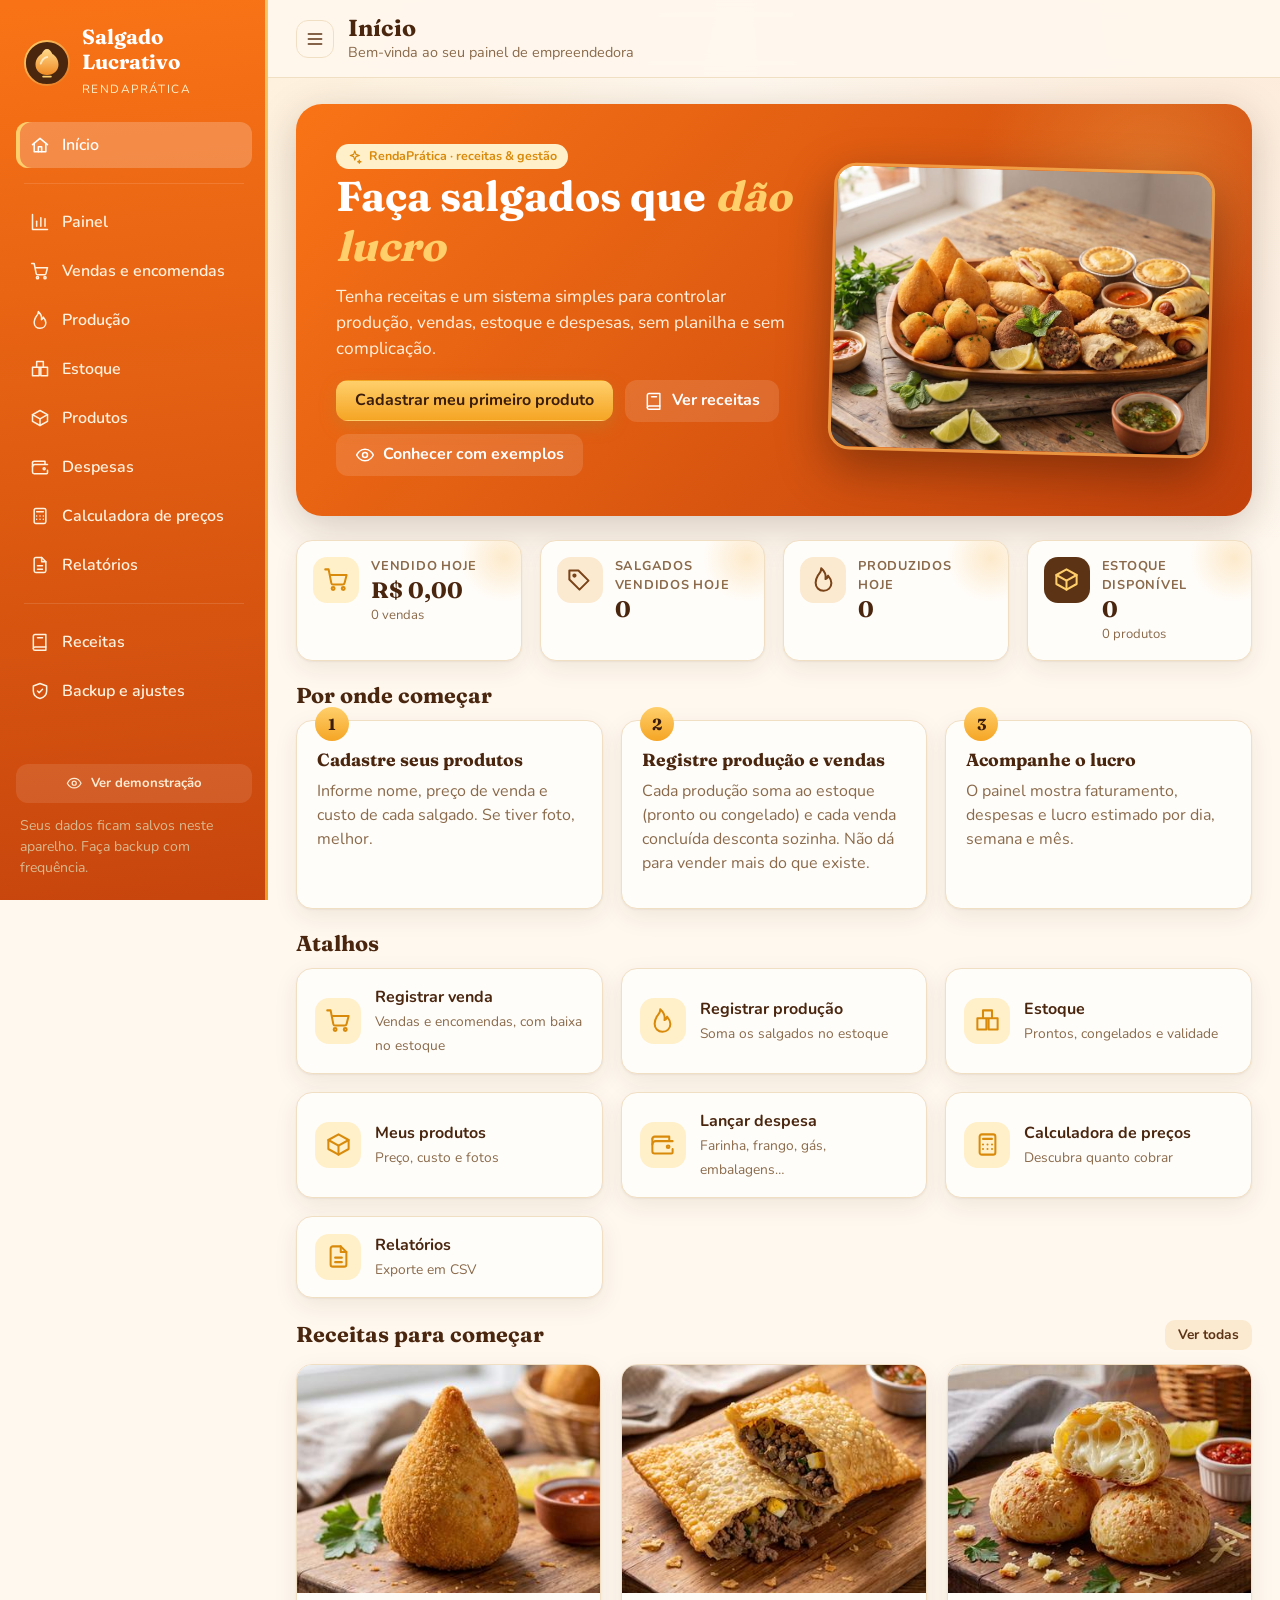
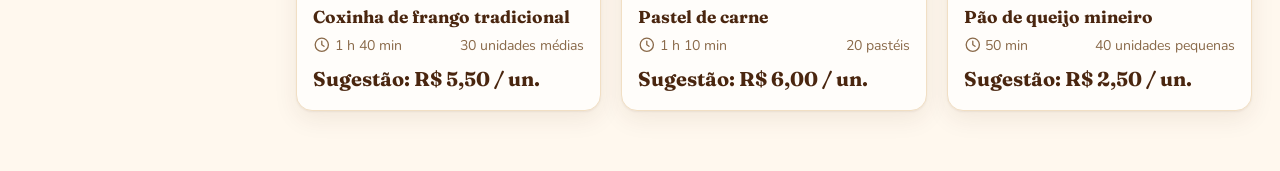
<file: index.html>
<!DOCTYPE html>
<html lang="pt-BR">
<head>
<meta charset="utf-8">
<meta name="viewport" content="width=device-width, initial-scale=1, viewport-fit=cover">
<title>Salgado Lucrativo — Receitas e gestão para o seu negócio de salgados</title>
<meta name="description" content="Receitas e um sistema completo de vendas, produção, estoque e lucro para quem faz e vende salgados caseiros.">
<meta name="theme-color" content="#c2410c">
<link rel="stylesheet" href="css/style.css">
</head>
<body data-page="index" data-title="Início" data-sub="Bem-vinda ao seu painel de empreendedora">
<main id="content" class="content">
  <div class="loading"><div><div class="spinner"></div>Carregando…</div></div>
</main>
<script src="js/calc.js"></script>
<script src="js/database.js"></script>
<script src="js/art.js"></script>
<script src="js/auth.js"></script>
<script src="js/app.js"></script>
<script src="js/recipes-data.js"></script>
<script src="js/home.js"></script>
</body>
</html>
</file>
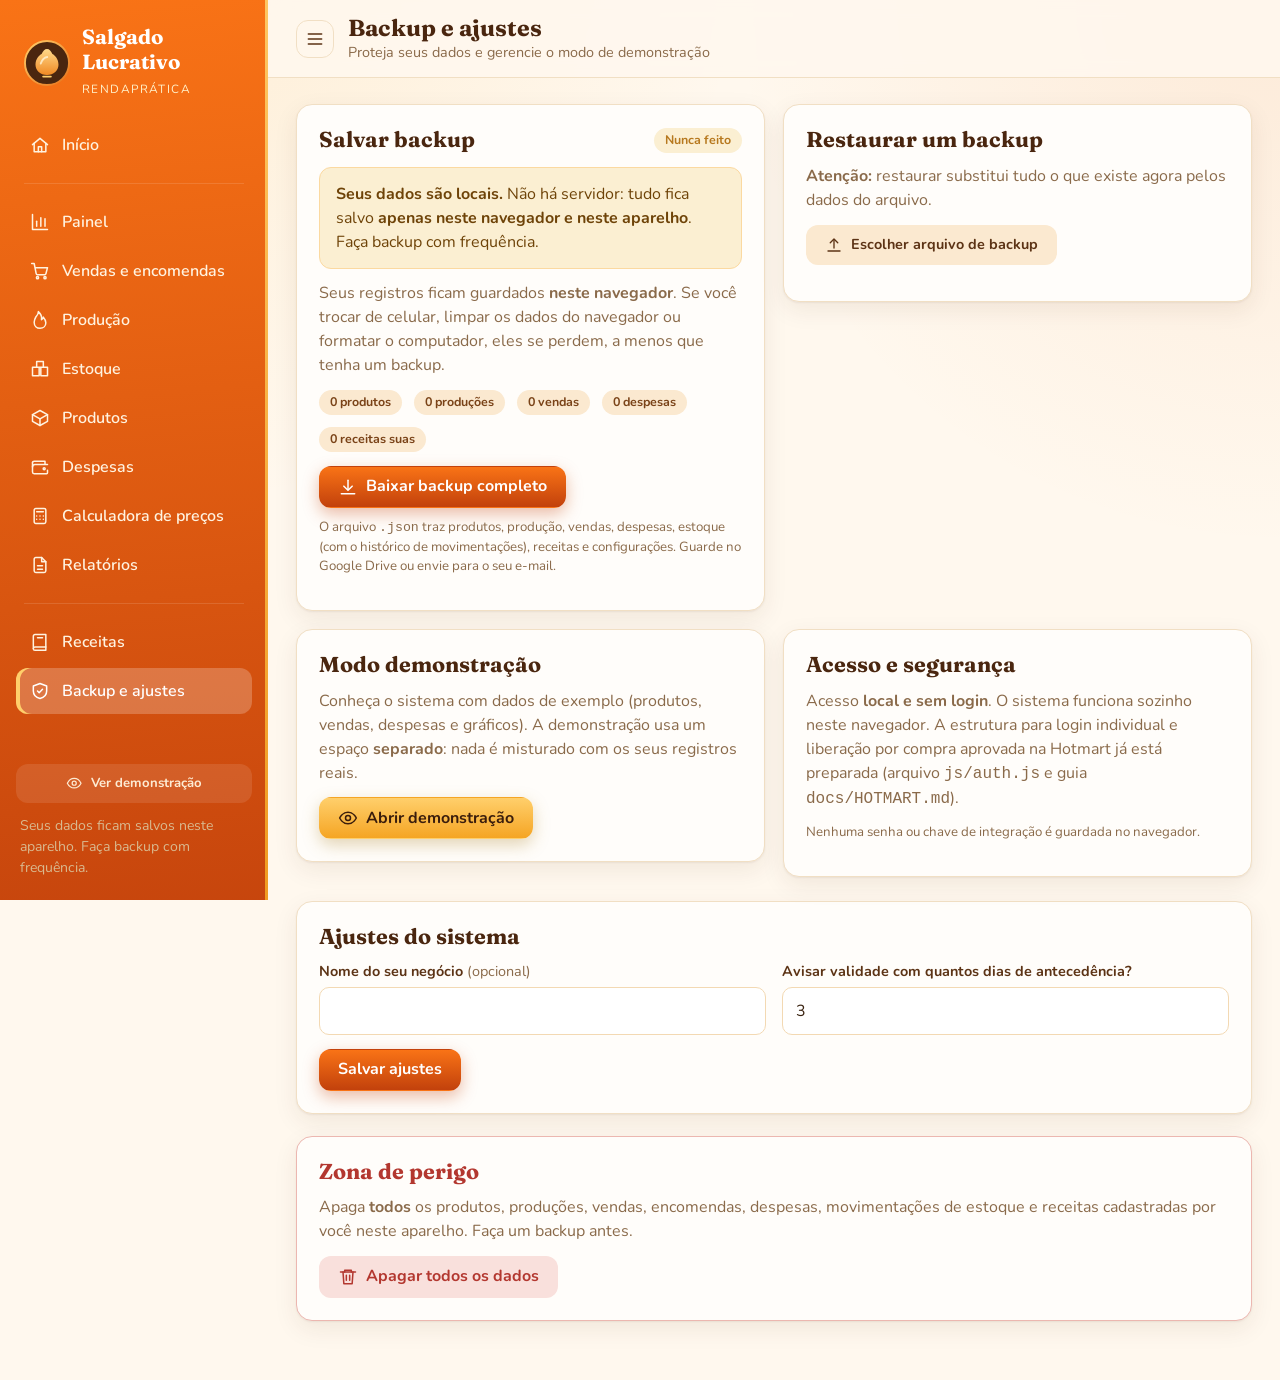
<file: backup.html>
<!DOCTYPE html>
<html lang="pt-BR">
<head>
<meta charset="utf-8">
<meta name="viewport" content="width=device-width, initial-scale=1, viewport-fit=cover">
<title>Backup e ajustes — Salgado Lucrativo</title>
<meta name="theme-color" content="#c2410c">
<link rel="stylesheet" href="css/style.css">
</head>
<body data-page="backup" data-title="Backup e ajustes" data-sub="Proteja seus dados e gerencie o modo de demonstração">
<main id="content" class="content">
  <div class="grid g2" style="align-items:start">
    <section class="card">
      <div class="card-head"><h2>Salvar backup</h2><span class="pill" id="last-pill"></span></div>
      <div class="alert warn" style="margin-bottom:12px"><div><b>Seus dados são locais.</b> Não há servidor: tudo fica salvo <b>apenas neste navegador e neste aparelho</b>. Faça backup com frequência.</div></div><p class="muted">Seus registros ficam guardados <b>neste navegador</b>. Se você trocar de celular, limpar os dados do navegador ou formatar o computador, eles se perdem, a menos que tenha um backup.</p>
      <div id="counts" class="row small muted" style="margin-bottom:14px"></div>
      <button class="btn primary" type="button" id="btn-export"></button>
      <p class="hint" style="margin-top:10px">O arquivo <code>.json</code> traz produtos, produção, vendas, despesas, estoque (com o histórico de movimentações), receitas e configurações. Guarde no Google Drive ou envie para o seu e-mail.</p>
    </section>

    <section class="card">
      <h2>Restaurar um backup</h2>
      <p class="muted"><b>Atenção:</b> restaurar substitui tudo o que existe agora pelos dados do arquivo.</p>
      <div class="field"><label for="f-file" class="btn" id="file-label" style="cursor:pointer;width:fit-content"></label><input class="sr-only" type="file" id="f-file" accept="application/json,.json"></div>
      <div id="restore-info" style="margin-top:14px"></div>
    </section>

    <section class="card">
      <h2>Modo demonstração</h2>
      <p class="muted">Conheça o sistema com dados de exemplo (produtos, vendas, despesas e gráficos). A demonstração usa um espaço <b>separado</b>: nada é misturado com os seus registros reais.</p>
      <div class="row" id="demo-actions"></div>
    </section>

    <section class="card">
      <h2>Acesso e segurança</h2>
      <div id="auth-info"></div>
    </section>
  </div>

  <section class="card section">
    <h2>Ajustes do sistema</h2>
    <form id="form-settings" novalidate>
      <div class="form-grid">
        <div class="field c6"><label for="s-name">Nome do seu negócio <span class="opt">(opcional)</span></label><input type="text" id="s-name" name="businessName" maxlength="60" autocomplete="off"><small class="err" data-err="businessName"></small></div>
        <div class="field c6 keep"><label for="s-days">Avisar validade com quantos dias de antecedência?</label><input type="text" inputmode="numeric" id="s-days" name="expiryWarnDays" autocomplete="off"><small class="err" data-err="expiryWarnDays"></small></div>
      </div>
      <div class="form-actions" style="margin-top:14px"><button class="btn primary" type="submit" id="btn-settings">Salvar ajustes</button></div>
    </form>
  </section>

  <section class="card section" id="danger" style="border-color:#ecb7b0">
    <h2 style="color:var(--bad)">Zona de perigo</h2>
    <p class="muted">Apaga <b>todos</b> os produtos, produções, vendas, encomendas, despesas, movimentações de estoque e receitas cadastradas por você neste aparelho. Faça um backup antes.</p>
    <button class="btn danger" type="button" id="btn-wipe"></button>
  </section>
</main>
<script src="js/calc.js"></script>
<script src="js/database.js"></script>
<script src="js/art.js"></script>
<script src="js/auth.js"></script>
<script src="js/app.js"></script>
<script src="js/backup.js"></script>
</body>
</html>
</file>
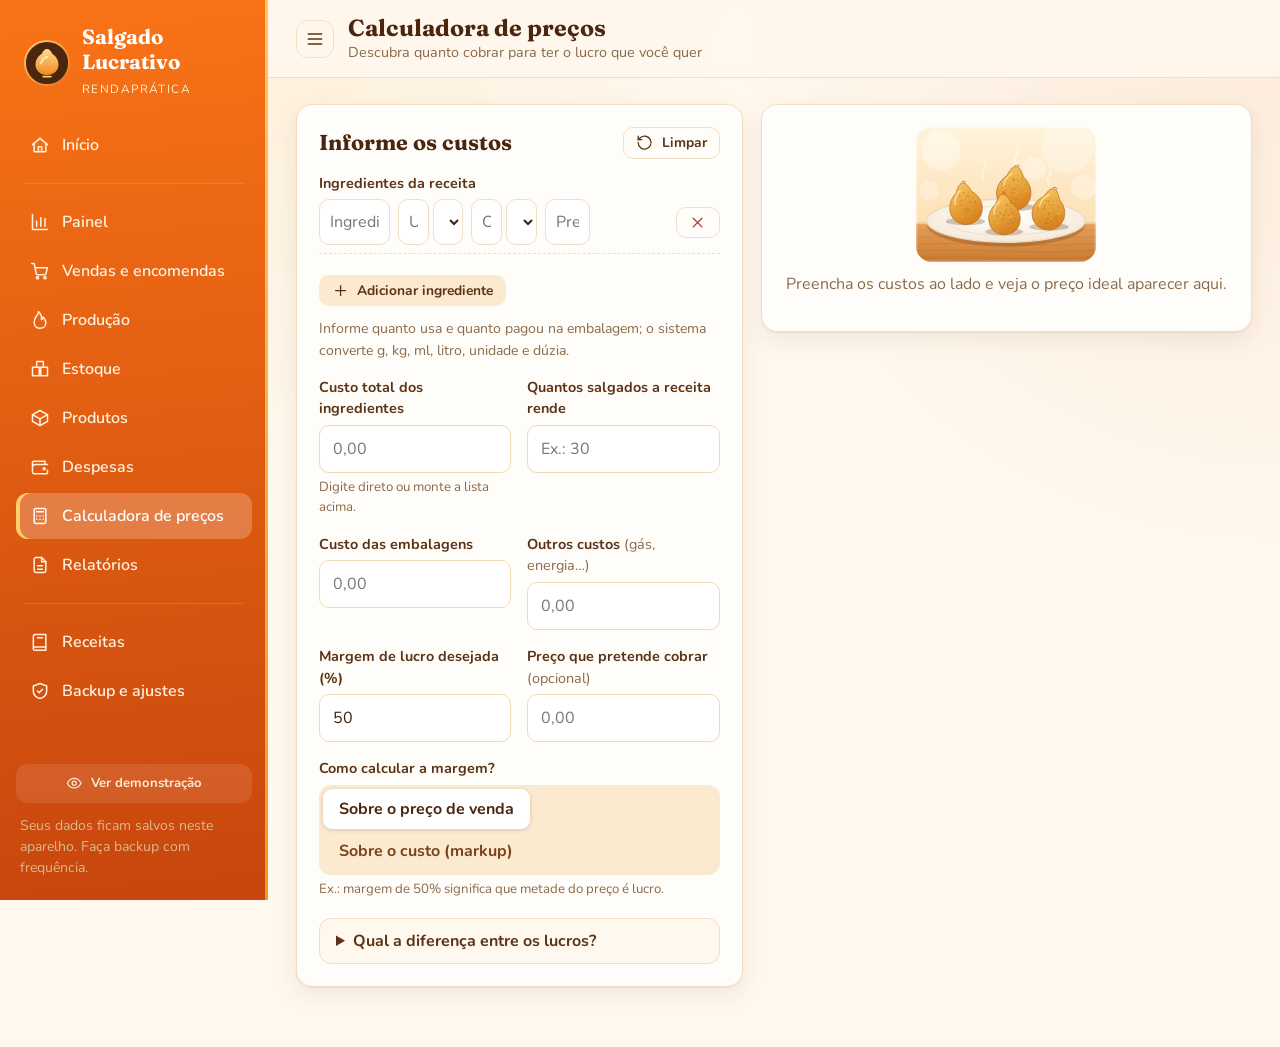
<file: calculadora.html>
<!DOCTYPE html>
<html lang="pt-BR">
<head>
<meta charset="utf-8">
<meta name="viewport" content="width=device-width, initial-scale=1, viewport-fit=cover">
<title>Calculadora de preços — Salgado Lucrativo</title>
<meta name="theme-color" content="#c2410c">
<link rel="stylesheet" href="css/style.css">
</head>
<body data-page="calculadora" data-title="Calculadora de preços" data-sub="Descubra quanto cobrar para ter o lucro que você quer">
<main id="content" class="content">
  <div class="grid split-b">
    <section class="card">
      <div class="card-head"><h2>Informe os custos</h2><button class="btn sm ghost" type="button" id="btn-clear"></button></div>
      <form id="form" novalidate>
        <div class="form-grid">
          <div class="field keep"><span class="label">Ingredientes da receita</span>
            <div id="ing-lines"></div>
            <div class="row" style="margin-top:8px"><button class="btn sm" type="button" id="btn-add-ing"></button><span class="small muted">Informe quanto usa e quanto pagou na embalagem; o sistema converte g, kg, ml, litro, unidade e dúzia.</span></div>
            <small class="err" data-err="ingredients"></small></div>
          <div class="field c6 keep"><label for="c-ing">Custo total dos ingredientes</label><input type="text" inputmode="decimal" id="c-ing" name="ingredients" placeholder="0,00" autocomplete="off"><small class="hint" id="ing-hint">Digite direto ou monte a lista acima.</small></div>
          <div class="field c6 keep"><label for="c-qty">Quantos salgados a receita rende</label><input type="text" inputmode="numeric" id="c-qty" name="qty" placeholder="Ex.: 30" autocomplete="off"><small class="err" data-err="qty"></small></div>
          <div class="field c6 keep"><label for="c-pack">Custo das embalagens</label><input type="text" inputmode="decimal" id="c-pack" name="packaging" placeholder="0,00" autocomplete="off"><small class="err" data-err="packaging"></small></div>
          <div class="field c6 keep"><label for="c-other">Outros custos <span class="opt">(gás, energia…)</span></label><input type="text" inputmode="decimal" id="c-other" name="other" placeholder="0,00" autocomplete="off"><small class="err" data-err="other"></small></div>
          <div class="field c6 keep"><label for="c-margin">Margem de lucro desejada (%)</label><input type="text" inputmode="decimal" id="c-margin" name="margin" placeholder="Ex.: 50" autocomplete="off" value="50"><small class="err" data-err="margin"></small></div>
          <div class="field c6 keep"><label for="c-planned">Preço que pretende cobrar <span class="opt">(opcional)</span></label><input type="text" inputmode="decimal" id="c-planned" name="plannedPrice" placeholder="0,00" autocomplete="off"><small class="err" data-err="plannedPrice"></small></div>
          <div class="field"><span class="label">Como calcular a margem?</span>
            <div class="segmented" role="group" aria-label="Tipo de margem" id="mode"><button type="button" data-m="margin" class="on">Sobre o preço de venda</button><button type="button" data-m="markup">Sobre o custo (markup)</button></div>
            <small class="hint" id="mode-hint"></small></div>
        </div>
      </form>
      <details class="help" style="margin-top:18px;margin-bottom:0"><summary>Qual a diferença entre os lucros?</summary><p><b>Faturamento</b> é tudo o que entra com as vendas. <b>Lucro bruto</b> é o faturamento menos ingredientes e embalagens. <b>Lucro estimado após as despesas</b> é o que sobra depois de descontar também os outros custos (gás, energia, transporte).</p></details>
    </section>

    <section>
      <div id="result"></div>
      <div class="card section" id="apply-card" hidden>
        <h3>Salvar cálculo em um produto</h3>
        <p class="muted small">Atualiza o custo unitário e o preço de venda do produto escolhido com os valores calculados.</p>
        <div class="row"><div class="field" style="flex:1;min-width:200px"><label class="sr-only" for="c-product">Produto</label><select id="c-product"></select></div><button class="btn gold" type="button" id="btn-apply">Salvar no produto</button></div>
      </div>
    </section>
  </div>
</main>
<script src="js/calc.js"></script>
<script src="js/database.js"></script>
<script src="js/art.js"></script>
<script src="js/auth.js"></script>
<script src="js/app.js"></script>
<script src="js/calculadora.js"></script>
</body>
</html>
</file>
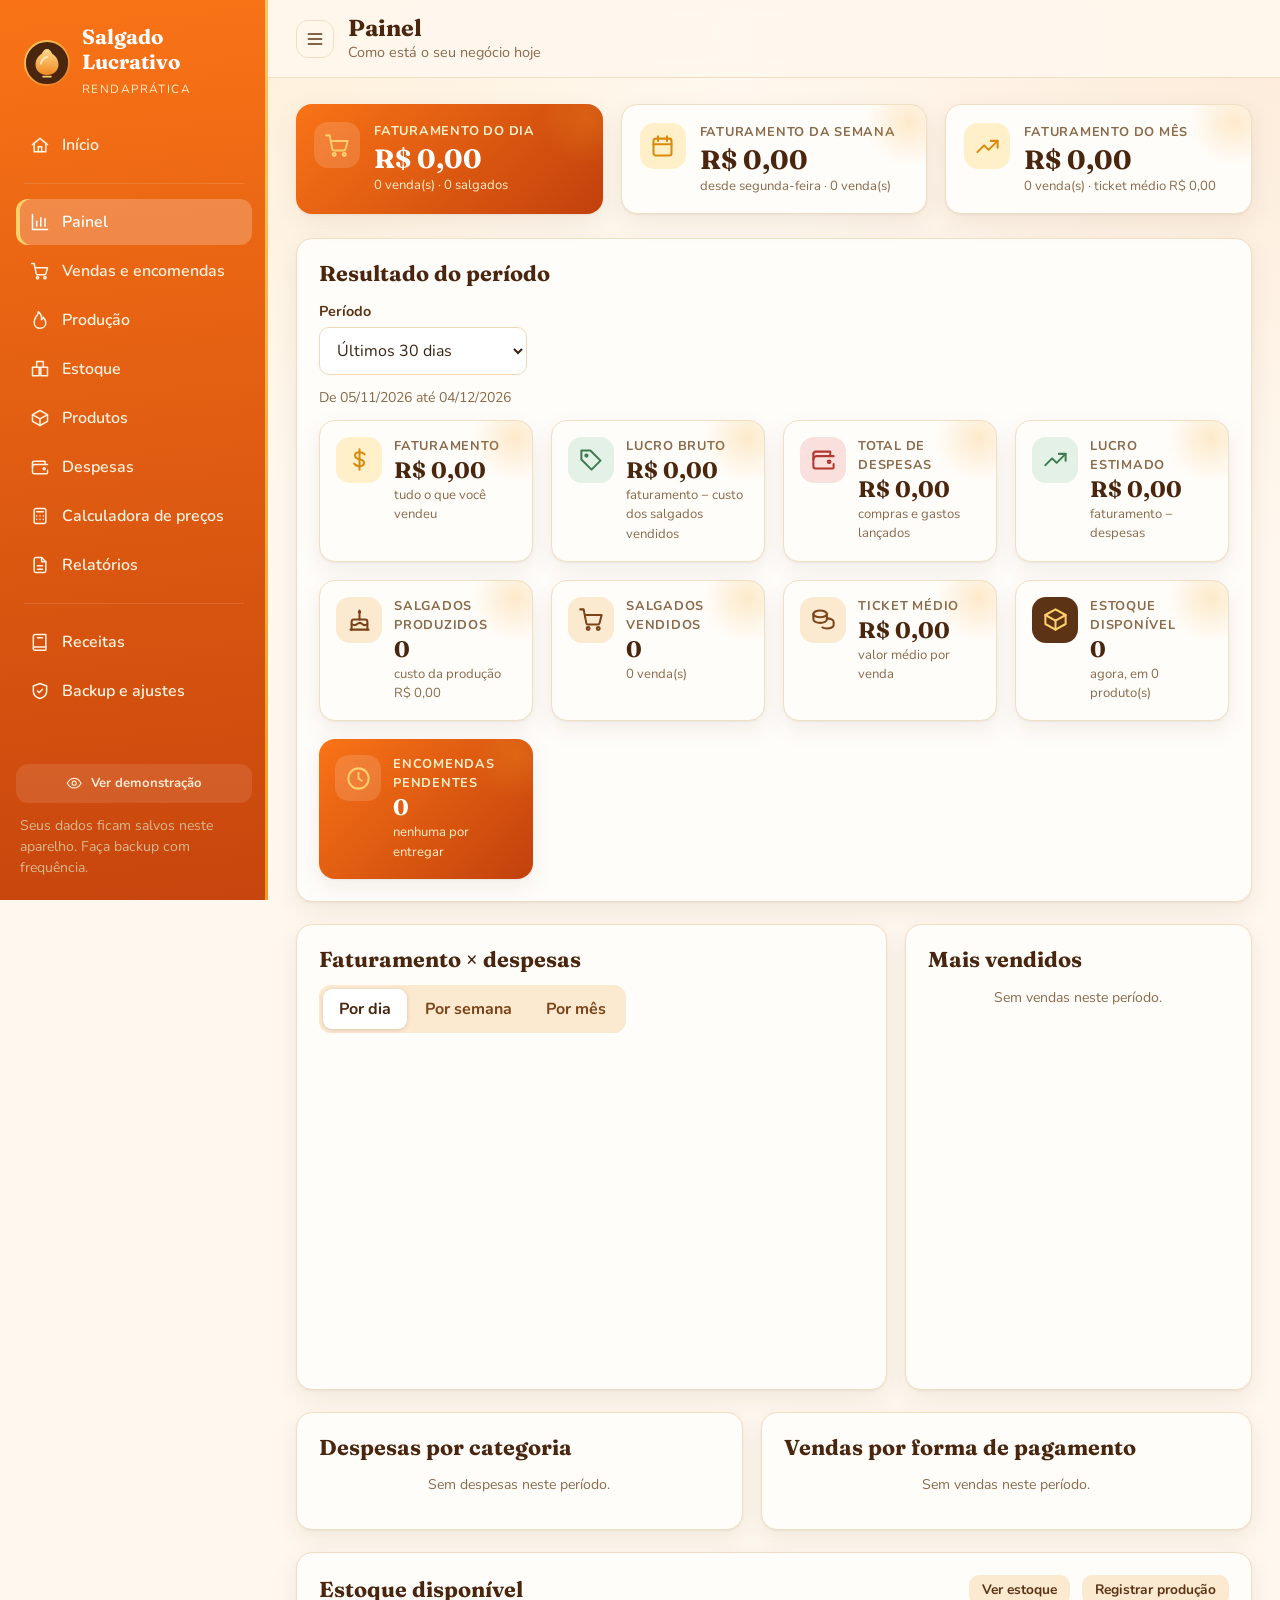
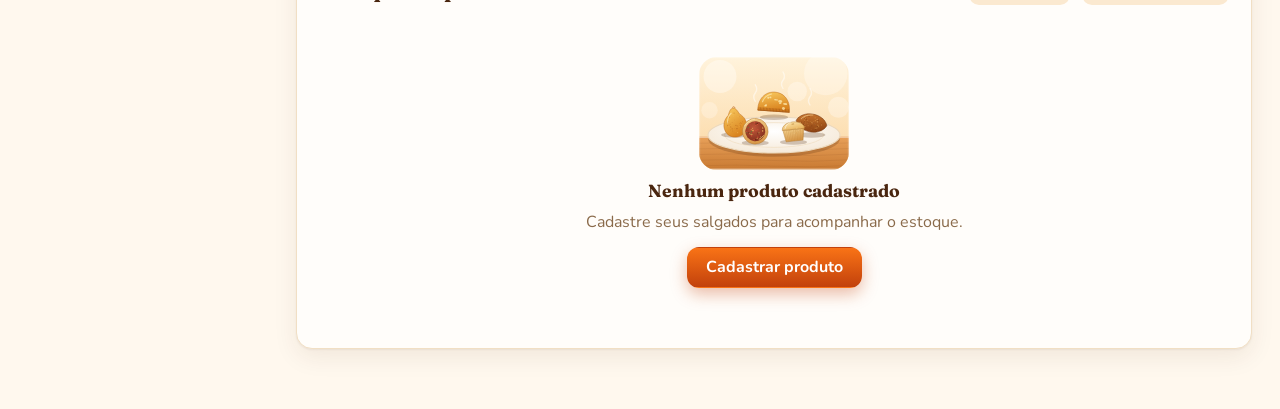
<file: dashboard.html>
<!DOCTYPE html>
<html lang="pt-BR">
<head>
<meta charset="utf-8">
<meta name="viewport" content="width=device-width, initial-scale=1, viewport-fit=cover">
<title>Painel — Salgado Lucrativo</title>
<meta name="theme-color" content="#c2410c">
<link rel="stylesheet" href="css/style.css">
</head>
<body data-page="dashboard" data-title="Painel" data-sub="Como está o seu negócio hoje">
<main id="content" class="content">
  <div id="alerts"></div>
  <section><div class="grid g3" id="top-cards"></div></section>

  <section class="section card">
    <div class="card-head"><h2>Resultado do período</h2></div>
    <div class="row" style="align-items:flex-end;margin-bottom:18px" id="period-row"></div>
    <div id="period-msg"></div>
    <div class="grid g4" id="period-cards"></div>
  </section>

  <section class="section grid split-a" id="charts-row">
    <div class="card">
      <div class="card-head"><h2>Faturamento × despesas</h2>
        <div class="segmented" role="group" aria-label="Agrupar por" id="gran"><button type="button" data-g="day" class="on">Por dia</button><button type="button" data-g="week">Por semana</button><button type="button" data-g="month">Por mês</button></div></div>
      <div class="chart-box"><canvas id="ch-rev" aria-label="Gráfico de faturamento e despesas" role="img"></canvas></div>
    </div>
    <div class="card"><div class="card-head"><h2>Mais vendidos</h2></div><div class="chart-box"><canvas id="ch-top" aria-label="Gráfico dos produtos mais vendidos" role="img"></canvas></div><p class="muted center small" id="top-empty" hidden>Sem vendas neste período.</p></div>
  </section>
  <section class="section grid split-b" id="charts-row2">
    <div class="card"><div class="card-head"><h2>Despesas por categoria</h2></div><div class="chart-box"><canvas id="ch-exp" aria-label="Gráfico das despesas por categoria" role="img"></canvas></div><p class="muted center small" id="exp-empty" hidden>Sem despesas neste período.</p></div>
    <div class="card"><div class="card-head"><h2>Vendas por forma de pagamento</h2></div><div class="chart-box"><canvas id="ch-pay" aria-label="Gráfico das vendas por forma de pagamento" role="img"></canvas></div><p class="muted center small" id="pay-empty" hidden>Sem vendas neste período.</p></div>
  </section>

  <section class="section card"><div class="card-head"><h2>Estoque disponível</h2><div class="row"><a class="btn sm" href="estoque.html">Ver estoque</a><a class="btn sm" href="producao.html">Registrar produção</a></div></div><div id="stock"></div></section>
</main>
<script src="js/vendor/chart.umd.js"></script>
<script src="js/calc.js"></script>
<script src="js/database.js"></script>
<script src="js/art.js"></script>
<script src="js/auth.js"></script>
<script src="js/app.js"></script>
<script src="js/charts.js"></script>
<script src="js/dashboard.js"></script>
</body>
</html>
</file>
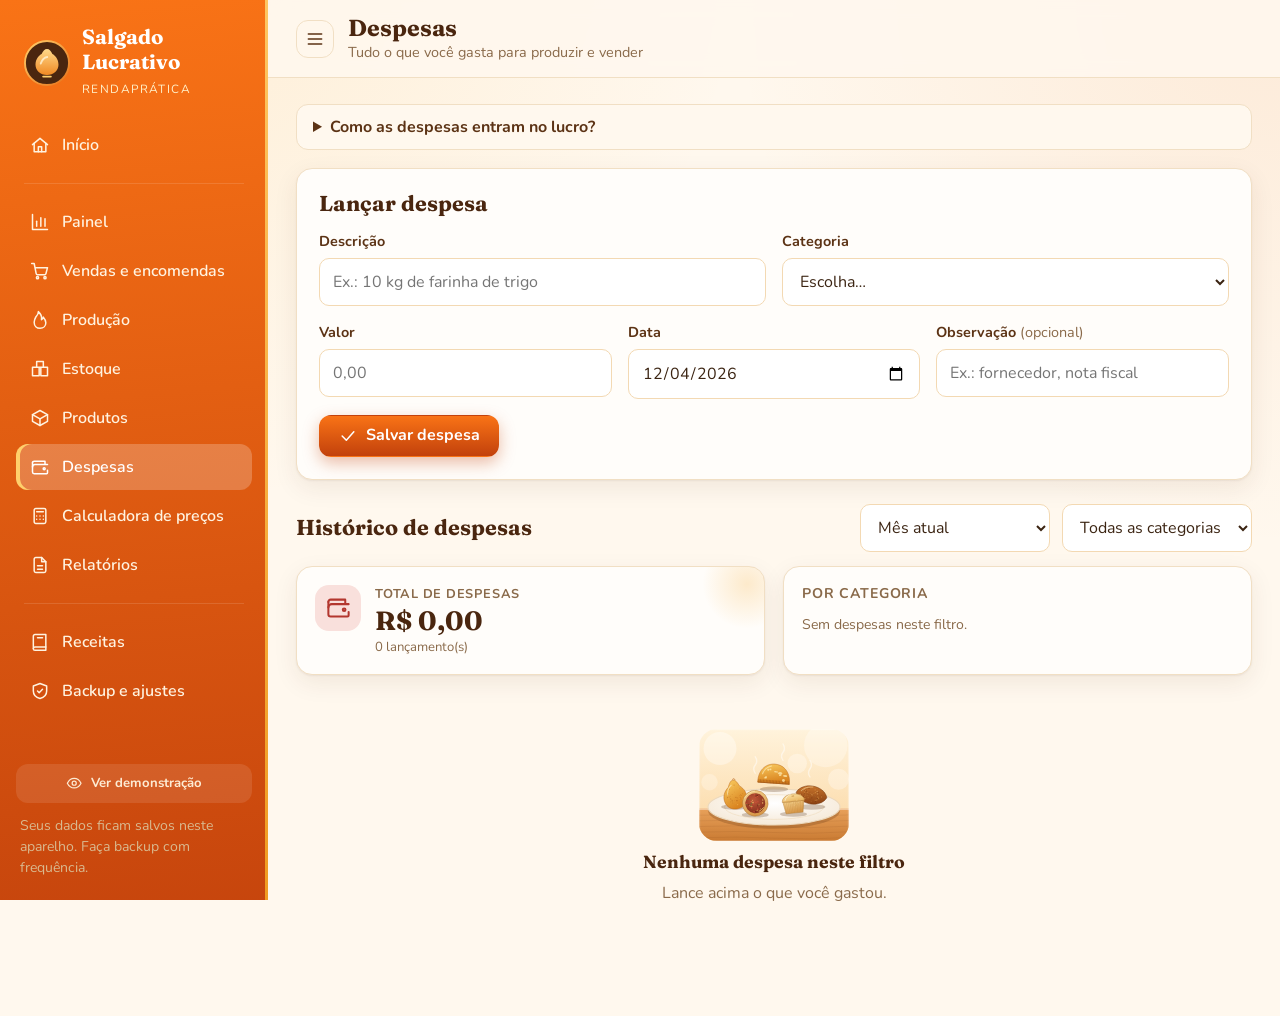
<file: despesas.html>
<!DOCTYPE html>
<html lang="pt-BR">
<head>
<meta charset="utf-8">
<meta name="viewport" content="width=device-width, initial-scale=1, viewport-fit=cover">
<title>Despesas — Salgado Lucrativo</title>
<meta name="theme-color" content="#c2410c">
<link rel="stylesheet" href="css/style.css">
</head>
<body data-page="despesas" data-title="Despesas" data-sub="Tudo o que você gasta para produzir e vender">
<main id="content" class="content">
  <details class="help"><summary>Como as despesas entram no lucro?</summary><p>O <b>lucro estimado</b> do painel é o faturamento menos as despesas lançadas aqui. Já o <b>lucro bruto</b> é o faturamento menos o custo dos salgados vendidos. Lance aqui as compras de ingredientes e embalagens e também os gastos fixos, como energia, gás e transporte.</p></details>
  <section class="card" id="form-card">
    <div class="card-head"><h2 id="form-title">Lançar despesa</h2><span class="pill" id="edit-pill" hidden>Editando</span></div>
    <form id="form" novalidate>
      <div class="form-grid">
        <div class="field c6"><label for="f-desc">Descrição</label><input type="text" id="f-desc" name="description" maxlength="100" placeholder="Ex.: 10 kg de farinha de trigo" autocomplete="off"><small class="err" data-err="description"></small></div>
        <div class="field c6"><label for="f-category">Categoria</label><select id="f-category" name="category"></select><small class="err" data-err="category"></small></div>
        <div class="field c4 keep"><label for="f-amount">Valor</label><input type="text" inputmode="decimal" id="f-amount" name="amount" placeholder="0,00" autocomplete="off"><small class="err" data-err="amount"></small></div>
        <div class="field c4 keep"><label for="f-date">Data</label><input type="date" id="f-date" name="date"><small class="err" data-err="date"></small></div>
        <div class="field c4"><label for="f-notes">Observação <span class="opt">(opcional)</span></label><input type="text" id="f-notes" name="notes" maxlength="200" placeholder="Ex.: fornecedor, nota fiscal" autocomplete="off"><small class="err" data-err="notes"></small></div>
      </div>
      <div class="form-actions" style="margin-top:16px"><button class="btn primary" type="submit" id="btn-save"></button><button class="btn ghost" type="button" id="btn-cancel" hidden>Cancelar edição</button></div>
    </form>
  </section>

  <section class="section">
    <div class="card-head"><h2>Histórico de despesas</h2><div class="row"><div class="field" style="min-width:190px"><label class="sr-only" for="flt">Período</label><select id="flt"></select></div>
      <div class="field" style="min-width:190px"><label class="sr-only" for="flt-cat">Categoria</label><select id="flt-cat"></select></div></div></div>
    <div id="summary" class="grid g2" style="margin-bottom:16px"></div>
    <div id="list"></div>
  </section>
</main>
<script src="js/calc.js"></script>
<script src="js/database.js"></script>
<script src="js/art.js"></script>
<script src="js/auth.js"></script>
<script src="js/app.js"></script>
<script src="js/despesas.js"></script>
</body>
</html>
</file>
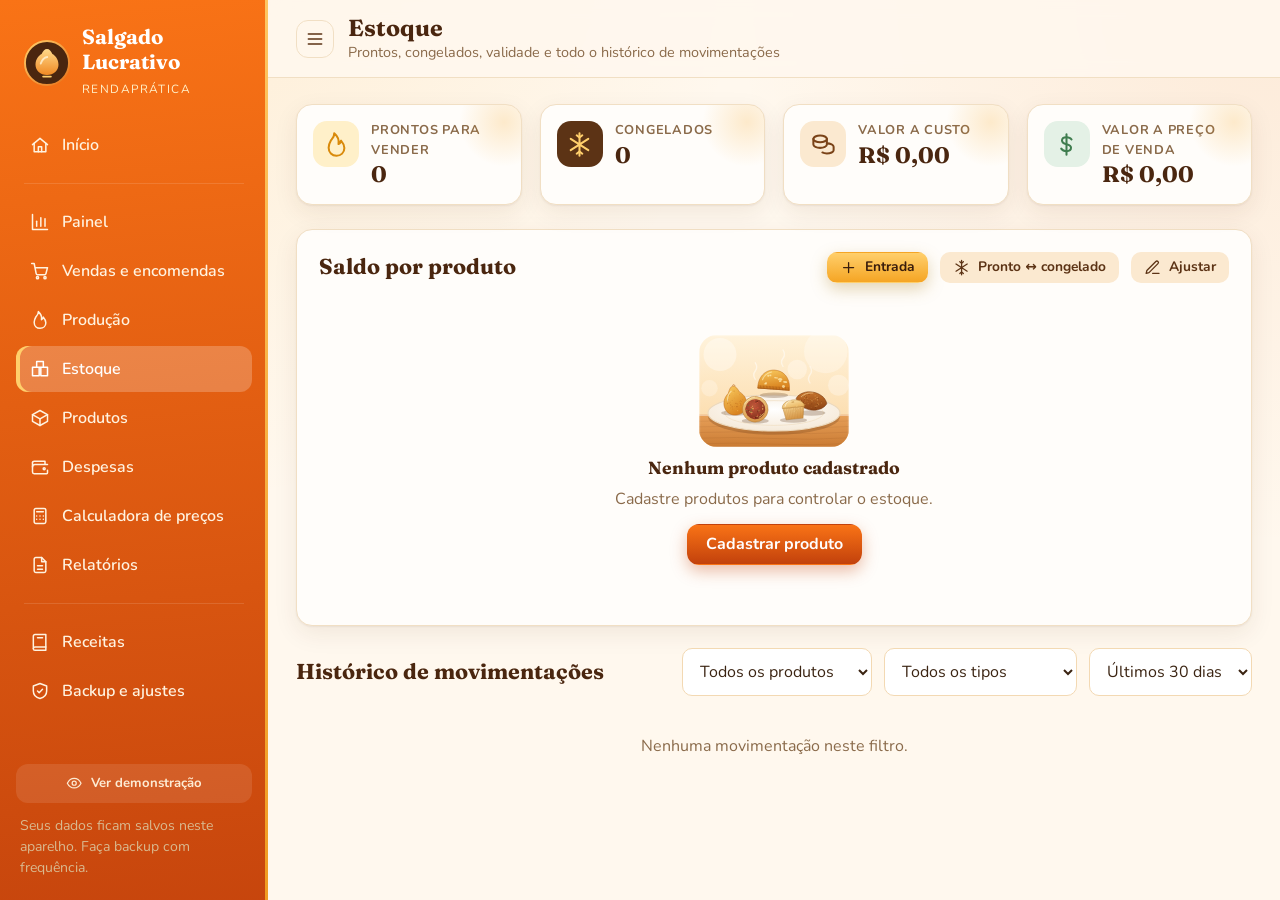
<file: estoque.html>
<!DOCTYPE html>
<html lang="pt-BR">
<head>
<meta charset="utf-8">
<meta name="viewport" content="width=device-width, initial-scale=1, viewport-fit=cover">
<title>Estoque — Salgado Lucrativo</title>
<meta name="theme-color" content="#c2410c">
<link rel="stylesheet" href="css/style.css">
</head>
<body data-page="estoque" data-title="Estoque" data-sub="Prontos, congelados, validade e todo o histórico de movimentações">
<main id="content" class="content">
  <div id="alerts"></div>
  <div id="summary" class="grid g4"></div>

  <section class="section card">
    <div class="card-head"><h2>Saldo por produto</h2>
      <div class="row"><button class="btn sm gold" type="button" id="btn-entry"></button><button class="btn sm" type="button" id="btn-convert"></button><button class="btn sm" type="button" id="btn-adjust"></button></div></div>
    <div id="balances"></div>
  </section>

  <section class="section card" id="batch-card" hidden>
    <div class="card-head"><h2>Lotes com validade</h2><span class="muted small">As saídas consomem sempre o lote mais antigo primeiro.</span></div>
    <div id="batches"></div>
  </section>

  <section class="section">
    <div class="card-head"><h2>Histórico de movimentações</h2>
      <div class="row"><div class="field" style="min-width:190px"><label class="sr-only" for="flt-prod">Produto</label><select id="flt-prod"></select></div>
      <div class="field" style="min-width:150px"><label class="sr-only" for="flt-type">Tipo</label><select id="flt-type"></select></div>
      <div class="field" style="min-width:160px"><label class="sr-only" for="flt-per">Período</label><select id="flt-per"></select></div></div></div>
    <div id="moves"></div>
  </section>

  <dialog id="dlg" data-modal aria-labelledby="dlg-title">
    <div class="dlg-head"><h2 id="dlg-title">Movimentar estoque</h2><button class="btn ghost icon-only" type="button" data-close aria-label="Fechar"></button></div>
    <form id="form" class="dlg-body" novalidate>
      <p class="muted small" id="dlg-help"></p>
      <div class="form-grid">
        <div class="field c6"><label for="f-product">Produto</label><select id="f-product" name="productId"></select><small class="err" data-err="productId"></small><small class="hint" id="now"></small></div>
        <div class="field c6" id="kind-f"><label for="f-kind" id="kind-label">Estoque</label><select id="f-kind" name="kind"><option value="ready">Pronto</option><option value="frozen">Congelado</option></select></div>
        <div class="field c4 keep" id="qty-f"><label for="f-qty" id="qty-label">Quantidade</label><input type="text" inputmode="numeric" id="f-qty" name="qty" autocomplete="off"><small class="err" data-err="qty"></small></div>
        <div class="field c4 keep" id="new-f" hidden><label for="f-new">Quantidade real contada</label><input type="text" inputmode="numeric" id="f-new" name="newQty" autocomplete="off"><small class="err" data-err="newQty"></small></div>
        <div class="field c4 keep"><label for="f-date">Data</label><input type="date" id="f-date" name="date"><small class="err" data-err="date"></small></div>
        <div class="field c4" id="exp-f"><label for="f-exp">Validade <span class="opt">(opcional)</span></label><input type="date" id="f-exp" name="expiry"><small class="err" data-err="expiry"></small></div>
        <div class="field" id="reason-f"><label for="f-reason" id="reason-label">Motivo</label><input type="text" id="f-reason" name="reason" maxlength="120" autocomplete="off"><small class="err" data-err="reason"></small></div>
      </div>
      <div class="form-actions" style="margin-top:16px"><button class="btn primary" type="submit" id="btn-save">Salvar</button><button class="btn ghost" type="button" data-close>Cancelar</button></div>
    </form>
  </dialog>
</main>
<script src="js/calc.js"></script>
<script src="js/database.js"></script>
<script src="js/art.js"></script>
<script src="js/auth.js"></script>
<script src="js/app.js"></script>
<script src="js/estoque.js"></script>
</body>
</html>
</file>
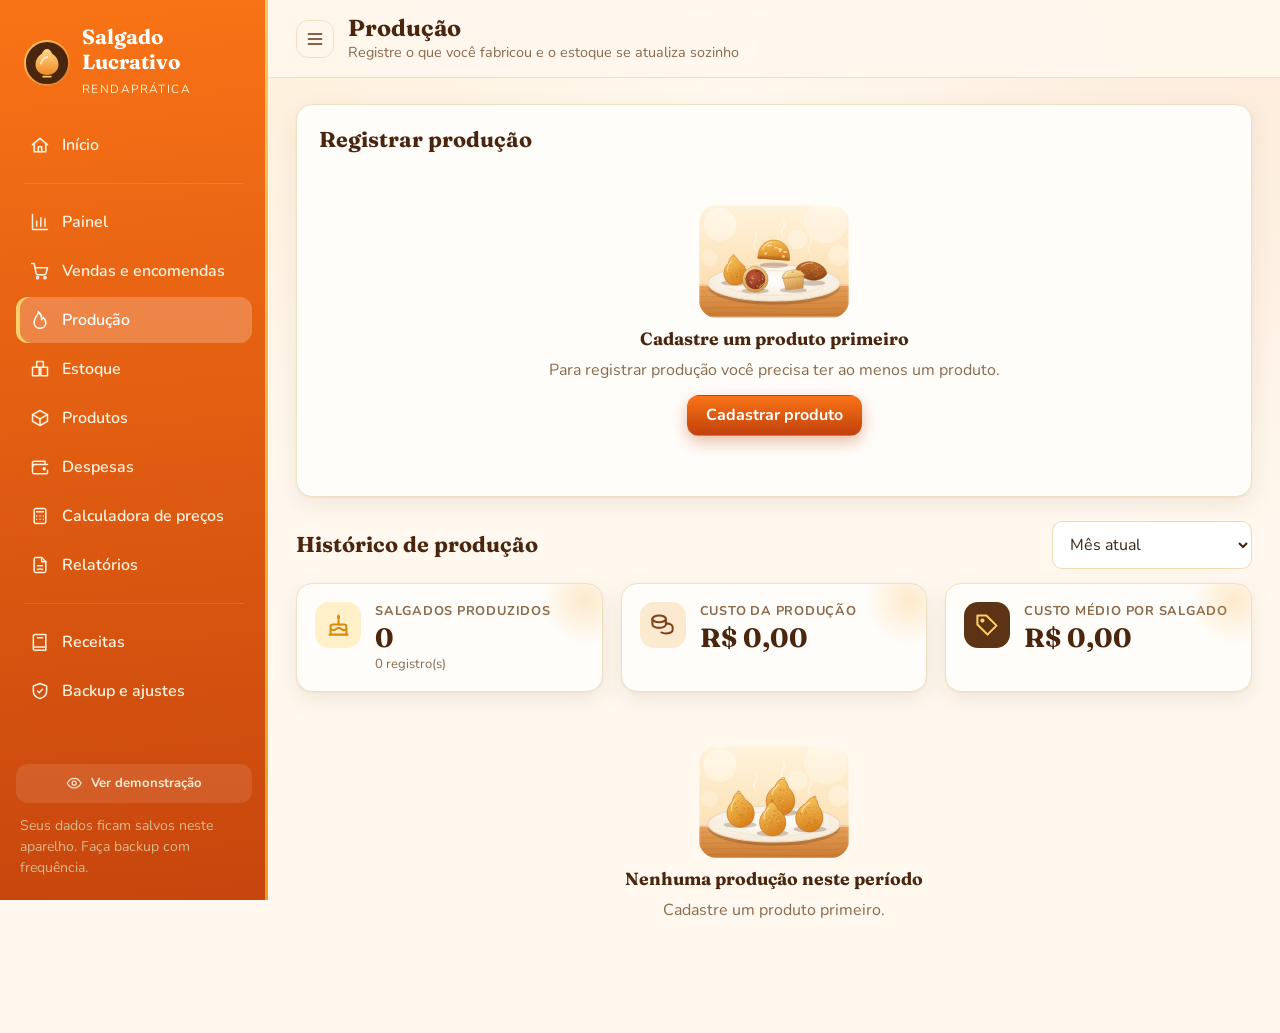
<file: producao.html>
<!DOCTYPE html>
<html lang="pt-BR">
<head>
<meta charset="utf-8">
<meta name="viewport" content="width=device-width, initial-scale=1, viewport-fit=cover">
<title>Produção — Salgado Lucrativo</title>
<meta name="theme-color" content="#c2410c">
<link rel="stylesheet" href="css/style.css">
</head>
<body data-page="producao" data-title="Produção" data-sub="Registre o que você fabricou e o estoque se atualiza sozinho">
<main id="content" class="content">
  <section class="card" id="form-card">
    <div class="card-head"><h2 id="form-title">Registrar produção</h2><span class="pill" id="edit-pill" hidden>Editando</span></div>
    <div id="no-products" hidden></div>
    <form id="form" novalidate>
      <div class="form-grid">
        <div class="field c6"><label for="f-product">Produto</label><select id="f-product" name="productId"></select><small class="err" data-err="productId"></small><small class="hint" id="stock-now"></small></div>
        <div class="field c3 keep"><label for="f-qty">Quantidade produzida</label><input type="text" inputmode="numeric" id="f-qty" name="qty" placeholder="Ex.: 50" autocomplete="off"><small class="err" data-err="qty"></small></div>
        <div class="field c3 keep"><label for="f-date">Data de produção</label><input type="date" id="f-date" name="date"><small class="err" data-err="date"></small></div>
        <div class="field c4"><label for="f-kind">Entra no estoque como</label><select id="f-kind" name="kind"><option value="ready">Pronto para vender</option><option value="frozen">Congelado (cru ou pré-frito)</option></select></div>
        <div class="field c4"><label for="f-expiry">Validade <span class="opt">(opcional)</span></label><input type="date" id="f-expiry" name="expiry"><small class="err" data-err="expiry"></small></div>
        <div class="field c4"><label for="f-notes">Observação <span class="opt">(opcional)</span></label><input type="text" id="f-notes" name="notes" maxlength="200" autocomplete="off"><small class="err" data-err="notes"></small></div>
        <div class="field c4 keep"><label for="f-ing">Custo dos ingredientes</label><input type="text" inputmode="decimal" id="f-ing" name="ingredientsCost" placeholder="0,00" autocomplete="off"><small class="err" data-err="ingredientsCost"></small></div>
        <div class="field c4 keep"><label for="f-pack">Custo das embalagens</label><input type="text" inputmode="decimal" id="f-pack" name="packagingCost" placeholder="0,00" autocomplete="off"><small class="err" data-err="packagingCost"></small></div>
        <div class="field c4 keep"><label for="f-other">Outros custos <span class="opt">(gás, óleo…)</span></label><input type="text" inputmode="decimal" id="f-other" name="otherCost" placeholder="0,00" autocomplete="off"><small class="err" data-err="otherCost"></small></div>
        <div class="field"><label class="check"><input type="checkbox" id="f-update" name="updateCost" checked><span>Atualizar o <b>custo unitário</b> do produto com este valor<br><span class="hint">Mantém o lucro das próximas vendas sempre correto.</span></span></label></div>
        <div class="liveline" id="live"></div>
      </div>
      <div class="form-actions" style="margin-top:16px"><button class="btn primary" type="submit" id="btn-save"></button><button class="btn ghost" type="button" id="btn-cancel" hidden>Cancelar edição</button></div>
    </form>
  </section>

  <section class="section">
    <div class="card-head"><h2>Histórico de produção</h2><div class="field" style="min-width:200px"><label class="sr-only" for="flt">Filtrar</label><select id="flt"></select></div></div>
    <div id="summary" class="grid g3" style="margin-bottom:16px"></div>
    <div id="list"></div>
  </section>
</main>
<script src="js/calc.js"></script>
<script src="js/database.js"></script>
<script src="js/art.js"></script>
<script src="js/auth.js"></script>
<script src="js/app.js"></script>
<script src="js/producao.js"></script>
</body>
</html>
</file>
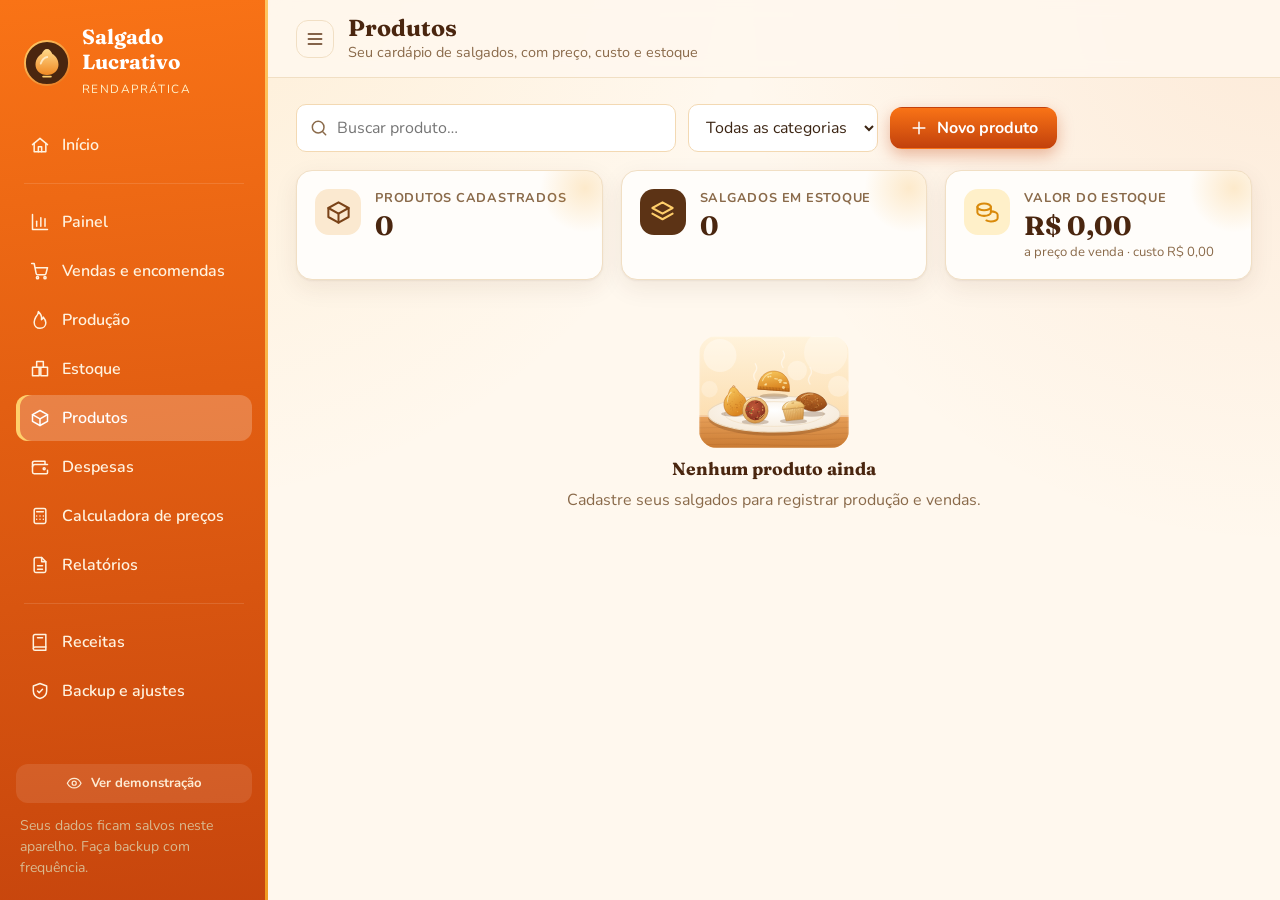
<file: produtos.html>
<!DOCTYPE html>
<html lang="pt-BR">
<head>
<meta charset="utf-8">
<meta name="viewport" content="width=device-width, initial-scale=1, viewport-fit=cover">
<title>Produtos — Salgado Lucrativo</title>
<meta name="theme-color" content="#c2410c">
<link rel="stylesheet" href="css/style.css">
</head>
<body data-page="produtos" data-title="Produtos" data-sub="Seu cardápio de salgados, com preço, custo e estoque">
<main id="content" class="content">
  <div class="toolbar">
    <div class="search"><svg class="icon" viewBox="0 0 24 24" aria-hidden="true"><circle cx="11" cy="11" r="7"/><path d="m20 20-3.5-3.5"/></svg><label class="sr-only" for="q">Buscar produto</label><input type="text" id="q" placeholder="Buscar produto…" autocomplete="off"></div>
    <div class="field" style="min-width:190px"><label class="sr-only" for="cat">Categoria</label><select id="cat"></select></div>
    <button class="btn primary" id="btn-new" type="button"></button>
  </div>
  <div id="summary" class="grid g3" style="margin-bottom:18px"></div>
  <div id="list"><div class="loading"><div><div class="spinner"></div>Carregando…</div></div></div>

  <dialog id="dlg" data-modal aria-labelledby="dlg-title">
    <div class="dlg-head"><h2 id="dlg-title">Novo produto</h2><button class="btn ghost icon-only" type="button" data-close aria-label="Fechar"></button></div>
    <form id="form" class="dlg-body" novalidate>
      <div class="form-grid">
        <div class="field c8"><label for="f-name">Nome do produto</label><input type="text" id="f-name" name="name" maxlength="80" placeholder="Ex.: Coxinha de frango com catupiry" autocomplete="off"><small class="err" data-err="name"></small></div>
        <div class="field c4"><label for="f-category">Categoria</label><select id="f-category" name="category"></select><small class="err" data-err="category"></small></div>
        <div class="field"><label for="f-description">Descrição <span class="opt">(opcional)</span></label><textarea id="f-description" name="description" maxlength="300" placeholder="Recheio, tamanho, peso…"></textarea><small class="err" data-err="description"></small></div>
        <div class="field c4"><label for="f-unit">Vendido por</label><select id="f-unit" name="unit"></select><small class="err" data-err="unit"></small></div>
        <div class="field c4 keep"><label for="f-price">Preço de venda (por unidade de venda)</label><input type="text" inputmode="decimal" id="f-price" name="price" placeholder="0,00" autocomplete="off"><small class="err" data-err="price"></small></div>
        <div class="field c4 keep"><label for="f-cost">Custo de produção</label><input type="text" inputmode="decimal" id="f-cost" name="cost" placeholder="0,00" autocomplete="off"><small class="err" data-err="cost"></small></div>
        <div class="field c4"><label for="f-min">Avisar quando restar até <span class="opt">(estoque mínimo)</span></label><input type="text" inputmode="numeric" id="f-min" name="minStock" placeholder="0 = sem aviso" autocomplete="off"><small class="err" data-err="minStock"></small></div>
        <div class="field c4" id="ini-ready"><label for="f-ready">Já tenho prontos</label><input type="text" inputmode="numeric" id="f-ready" name="stockReady" placeholder="0" autocomplete="off"><small class="err" data-err="stockReady"></small></div>
        <div class="field c4" id="ini-frozen"><label for="f-frozen">Já tenho congelados</label><input type="text" inputmode="numeric" id="f-frozen" name="stockFrozen" placeholder="0" autocomplete="off"><small class="err" data-err="stockFrozen"></small></div>
        <small class="hint" id="stock-hint" style="grid-column:1/-1"></small>
        <div class="field"><span class="label">Foto <span class="opt">(opcional)</span></span>
          <div class="photo-pick"><div class="preview" id="preview">Sem foto</div>
            <div class="row"><label class="btn sm" for="f-photo" style="cursor:pointer" id="photo-label"></label><input class="sr-only" type="file" id="f-photo" accept="image/*"><button class="btn sm ghost" type="button" id="photo-clear" hidden>Remover foto</button></div></div>
          <small class="err" data-err="photo"></small></div>
        <div class="liveline" id="live"></div>
      </div>
      <div class="form-actions" style="margin-top:18px"><button class="btn primary" type="submit" id="btn-save">Salvar produto</button><button class="btn ghost" type="button" data-close>Cancelar</button></div>
    </form>
  </dialog>
</main>
<script src="js/calc.js"></script>
<script src="js/database.js"></script>
<script src="js/art.js"></script>
<script src="js/auth.js"></script>
<script src="js/app.js"></script>
<script src="js/recipes-data.js"></script>
<script src="js/produtos.js"></script>
</body>
</html>
</file>
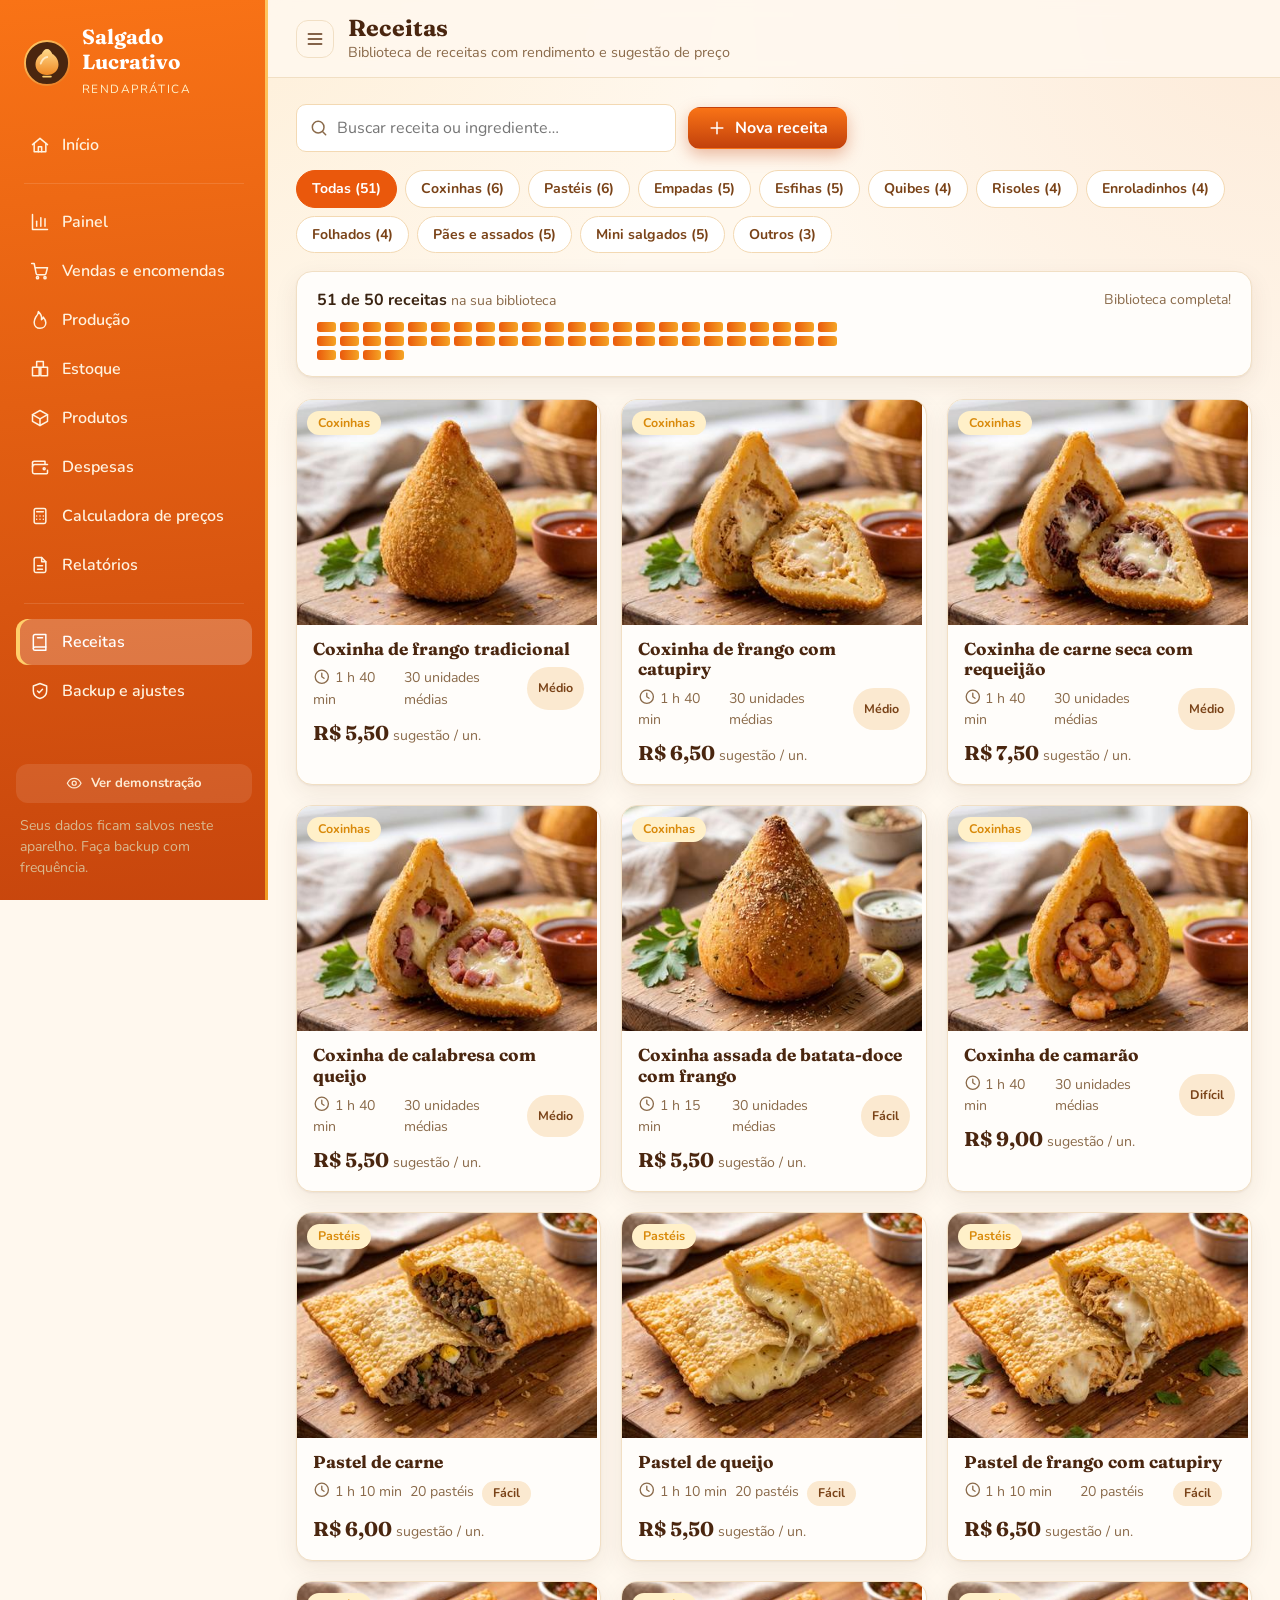
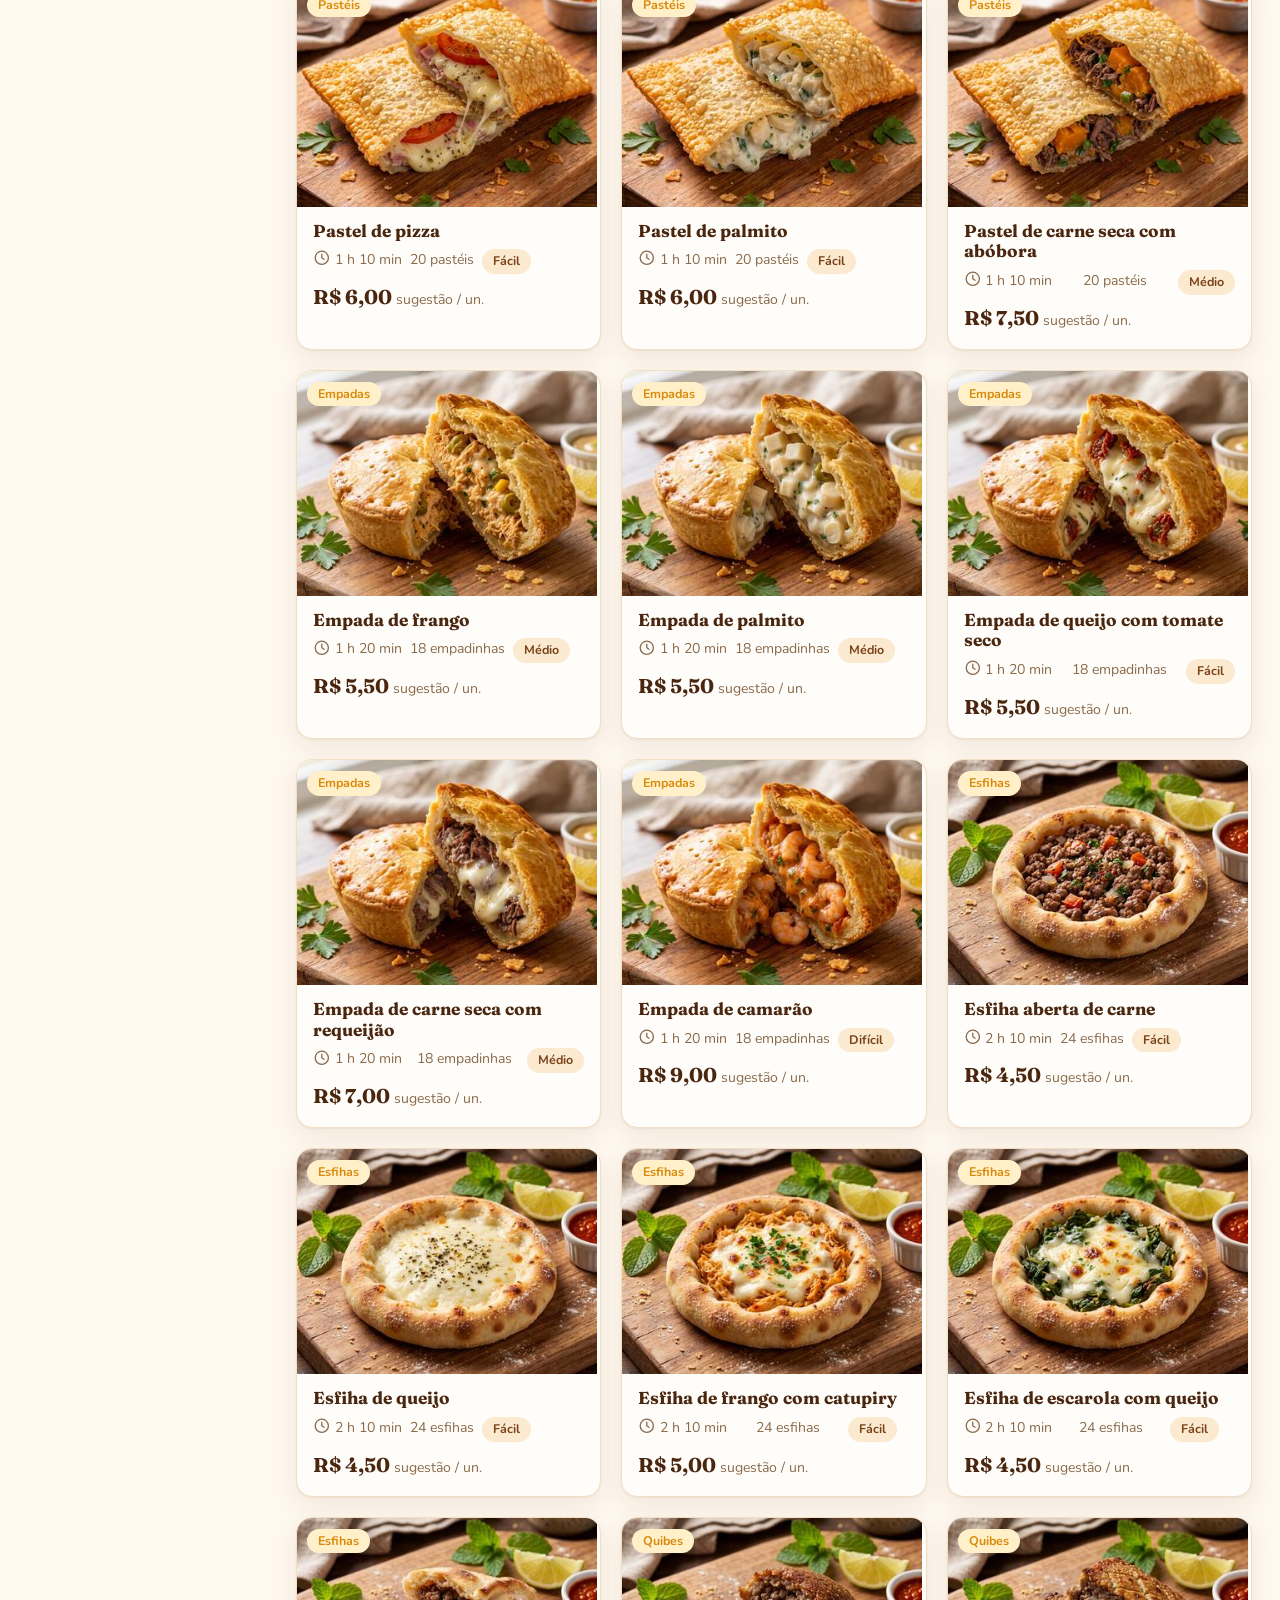
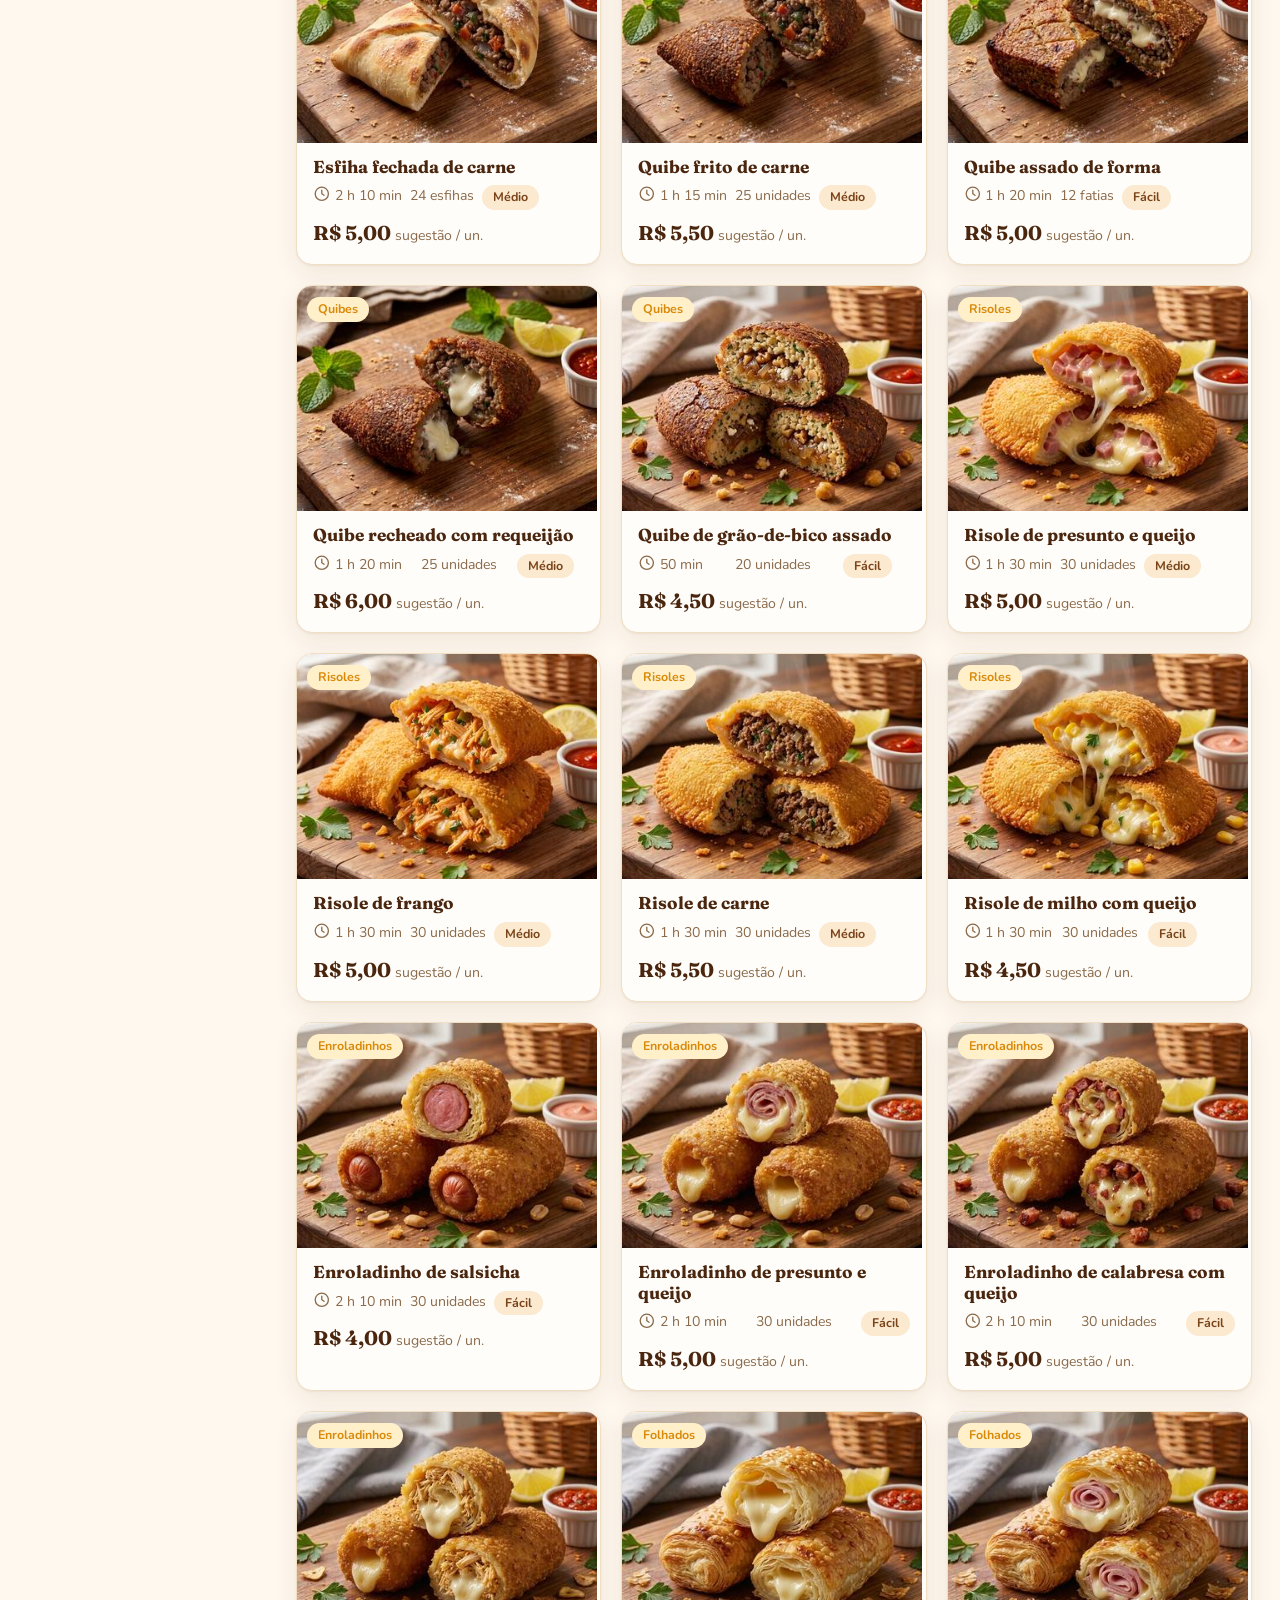
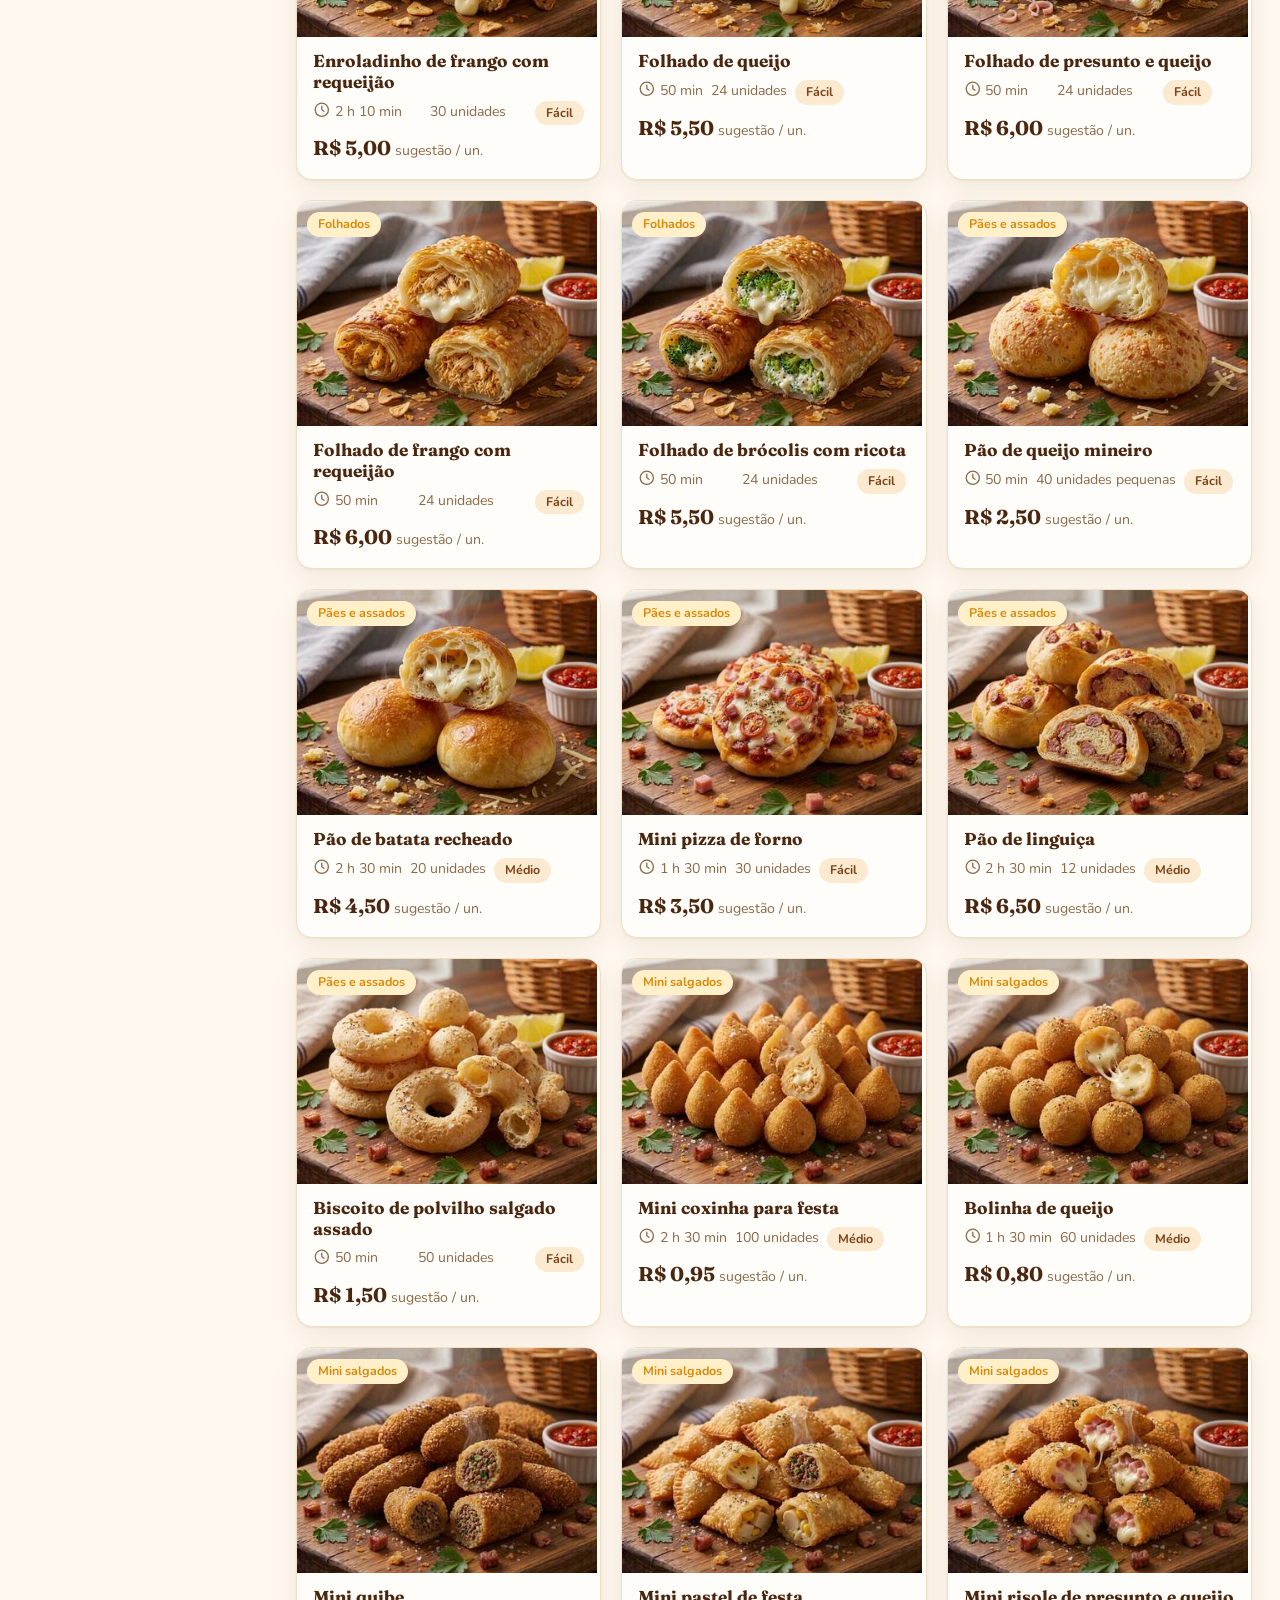
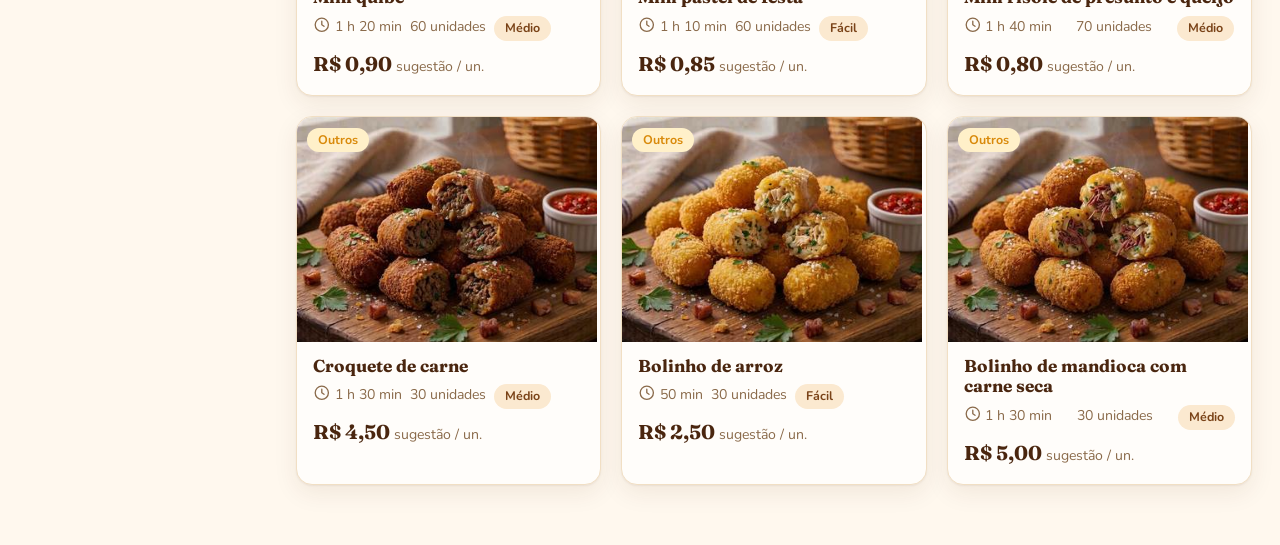
<file: receitas.html>
<!DOCTYPE html>
<html lang="pt-BR">
<head>
<meta charset="utf-8">
<meta name="viewport" content="width=device-width, initial-scale=1, viewport-fit=cover">
<title>Receitas — Salgado Lucrativo</title>
<meta name="theme-color" content="#c2410c">
<link rel="stylesheet" href="css/style.css">
</head>
<body data-page="receitas" data-title="Receitas" data-sub="Biblioteca de receitas com rendimento e sugestão de preço">
<main id="content" class="content">
  <div class="toolbar">
    <div class="search"><svg class="icon" viewBox="0 0 24 24" aria-hidden="true"><circle cx="11" cy="11" r="7"/><path d="m20 20-3.5-3.5"/></svg><label class="sr-only" for="q">Buscar receita</label><input type="text" id="q" placeholder="Buscar receita ou ingrediente…" autocomplete="off"></div>
    <button class="btn primary" id="btn-new" type="button"></button>
  </div>
  <div class="chips" id="chips" role="group" aria-label="Categorias" style="margin-bottom:18px"></div>
  <div class="card" id="slots-card" style="margin-bottom:22px;padding:16px 20px"></div>
  <div id="list"><div class="loading"><div><div class="spinner"></div>Carregando…</div></div></div>

  <!-- Ver receita -->
  <dialog id="dlg-view" data-modal class="wide" aria-labelledby="v-title">
    <div class="dlg-head"><h2 id="v-title"></h2><button class="btn ghost icon-only" type="button" data-close aria-label="Fechar"></button></div>
    <div class="dlg-body" id="v-body"></div>
  </dialog>

  <!-- Nova / editar receita -->
  <dialog id="dlg-form" data-modal class="wide" aria-labelledby="f-title">
    <div class="dlg-head"><h2 id="f-title">Nova receita</h2><button class="btn ghost icon-only" type="button" data-close aria-label="Fechar"></button></div>
    <form id="form" class="dlg-body" novalidate>
      <div class="form-grid">
        <div class="field c8"><label for="r-name">Nome da receita</label><input type="text" id="r-name" name="name" maxlength="80" autocomplete="off"><small class="err" data-err="name"></small></div>
        <div class="field c4"><label for="r-category">Categoria</label><select id="r-category" name="category"></select><small class="err" data-err="category"></small></div>
        <div class="field c4 keep"><label for="r-yield">Rendimento</label><input type="text" id="r-yield" name="yield" maxlength="60" placeholder="Ex.: 30 unidades" autocomplete="off"><small class="err" data-err="yield"></small></div>
        <div class="field c4 keep"><label for="r-time">Tempo de preparo</label><input type="text" id="r-time" name="time" maxlength="60" placeholder="Ex.: 40 min" autocomplete="off"><small class="err" data-err="time"></small></div>
        <div class="field c4"><label for="r-diff">Dificuldade</label><select id="r-diff" name="difficulty"></select><small class="err" data-err="difficulty"></small></div>
        <div class="field c4"><label for="r-cost">Custo estimado da receita (R$)</label><input type="text" inputmode="decimal" id="r-cost" name="estimatedCost" placeholder="0,00" autocomplete="off"><small class="err" data-err="estimatedCost"></small></div>
        <div class="field c4"><label for="r-price">Sugestão de preço (un.)</label><input type="text" inputmode="decimal" id="r-price" name="suggestedPrice" placeholder="0,00" autocomplete="off"><small class="err" data-err="suggestedPrice"></small></div>
        <div class="field c6"><label for="r-ing">Ingredientes e quantidades</label><textarea id="r-ing" name="ingredients" placeholder="Um por linha. Ex.:&#10;500 g de farinha de trigo&#10;1 colher (chá) de sal" style="min-height:150px"></textarea><small class="err" data-err="ingredients"></small></div>
        <div class="field c6"><label for="r-steps">Modo de preparo</label><textarea id="r-steps" name="steps" placeholder="Um passo por linha." style="min-height:150px"></textarea><small class="err" data-err="steps"></small></div>
        <div class="field"><label for="r-freeze">Como congelar <span class="opt">(opcional)</span></label><textarea id="r-freeze" name="freezing" maxlength="400" style="min-height:70px"></textarea></div>
        <div class="field"><label for="r-storage">Dicas de conservação <span class="opt">(opcional)</span></label><textarea id="r-storage" name="storage" maxlength="400" style="min-height:70px"></textarea></div>
        <div class="field"><span class="label">Foto <span class="opt">(opcional)</span></span>
          <div class="photo-pick"><div class="preview" id="preview">Sem foto</div><div class="row"><label class="btn sm" for="r-photo" style="cursor:pointer" id="photo-label"></label><input class="sr-only" type="file" id="r-photo" accept="image/*"><button class="btn sm ghost" type="button" id="photo-clear" hidden>Remover foto</button></div></div>
          <small class="err" data-err="photo"></small></div>
      </div>
      <div class="form-actions" style="margin-top:18px"><button class="btn primary" type="submit" id="btn-save">Salvar receita</button><button class="btn ghost" type="button" data-close>Cancelar</button></div>
    </form>
  </dialog>
</main>
<script src="js/calc.js"></script>
<script src="js/database.js"></script>
<script src="js/art.js"></script>
<script src="js/auth.js"></script>
<script src="js/app.js"></script>
<script src="js/recipes-data.js"></script>
<script src="js/receitas.js"></script>
</body>
</html>
</file>
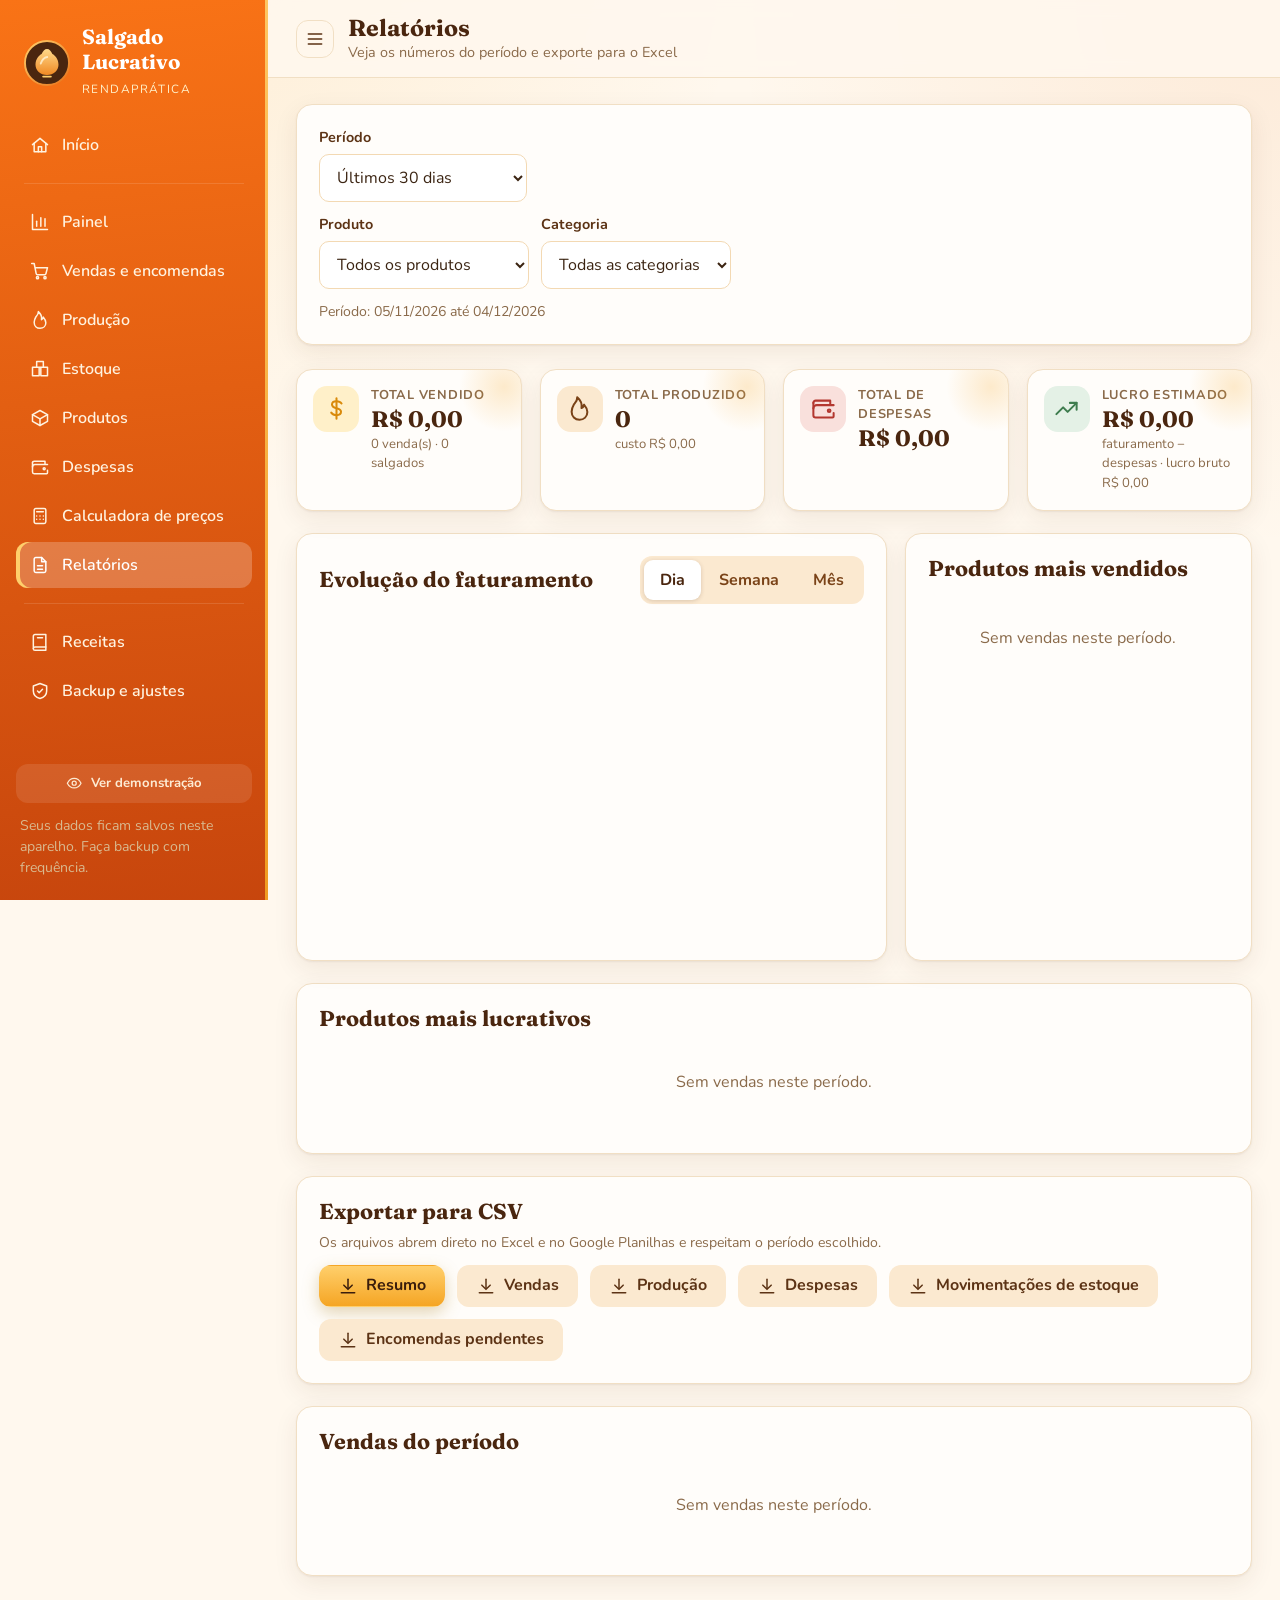
<file: relatorios.html>
<!DOCTYPE html>
<html lang="pt-BR">
<head>
<meta charset="utf-8">
<meta name="viewport" content="width=device-width, initial-scale=1, viewport-fit=cover">
<title>Relatórios — Salgado Lucrativo</title>
<meta name="theme-color" content="#c2410c">
<link rel="stylesheet" href="css/style.css">
</head>
<body data-page="relatorios" data-title="Relatórios" data-sub="Veja os números do período e exporte para o Excel">
<main id="content" class="content">
  <section class="card">
    <div class="row" style="align-items:flex-end" id="period-row"></div>
    <div class="row" style="align-items:flex-end;margin-top:12px"><div class="field" style="min-width:210px"><label for="r-prod">Produto</label><select id="r-prod"></select></div><div class="field" style="min-width:190px"><label for="r-cat">Categoria</label><select id="r-cat"></select></div></div>
    <div id="period-msg" style="margin-top:12px"></div>
  </section>

  <div id="report" hidden>
    <section class="section"><div class="grid g4" id="cards"></div></section>

    <section class="section grid split-a" id="mid-row">
      <div class="card"><div class="card-head"><h2>Evolução do faturamento</h2>
        <div class="segmented" role="group" aria-label="Agrupar por" id="gran"><button type="button" data-g="day" class="on">Dia</button><button type="button" data-g="week">Semana</button><button type="button" data-g="month">Mês</button></div></div>
        <div class="chart-box"><canvas id="ch-rev" role="img" aria-label="Evolução do faturamento"></canvas></div></div>
      <div class="card"><div class="card-head"><h2>Produtos mais vendidos</h2></div><div id="top"></div></div>
    </section>
    <section class="section card"><div class="card-head"><h2>Produtos mais lucrativos</h2></div><div id="profit"></div></section>

    <section class="section card">
      <div class="card-head"><h2>Exportar para CSV</h2></div>
      <p class="muted small" style="margin-top:-6px">Os arquivos abrem direto no Excel e no Google Planilhas e respeitam o período escolhido.</p>
      <div class="row">
        <button class="btn gold" type="button" data-exp="resumo"></button><button class="btn" type="button" data-exp="vendas"></button>
        <button class="btn" type="button" data-exp="producao"></button><button class="btn" type="button" data-exp="despesas"></button><button class="btn" type="button" data-exp="estoque"></button><button class="btn" type="button" data-exp="encomendas"></button>
      </div>
    </section>

    <section class="section card"><div class="card-head"><h2>Vendas do período</h2></div><div id="sales-list"></div></section>
  </div>
</main>
<script src="js/vendor/chart.umd.js"></script>
<script src="js/calc.js"></script>
<script src="js/database.js"></script>
<script src="js/art.js"></script>
<script src="js/auth.js"></script>
<script src="js/app.js"></script>
<script src="js/charts.js"></script>
<script src="js/relatorios.js"></script>
</body>
</html>
</file>
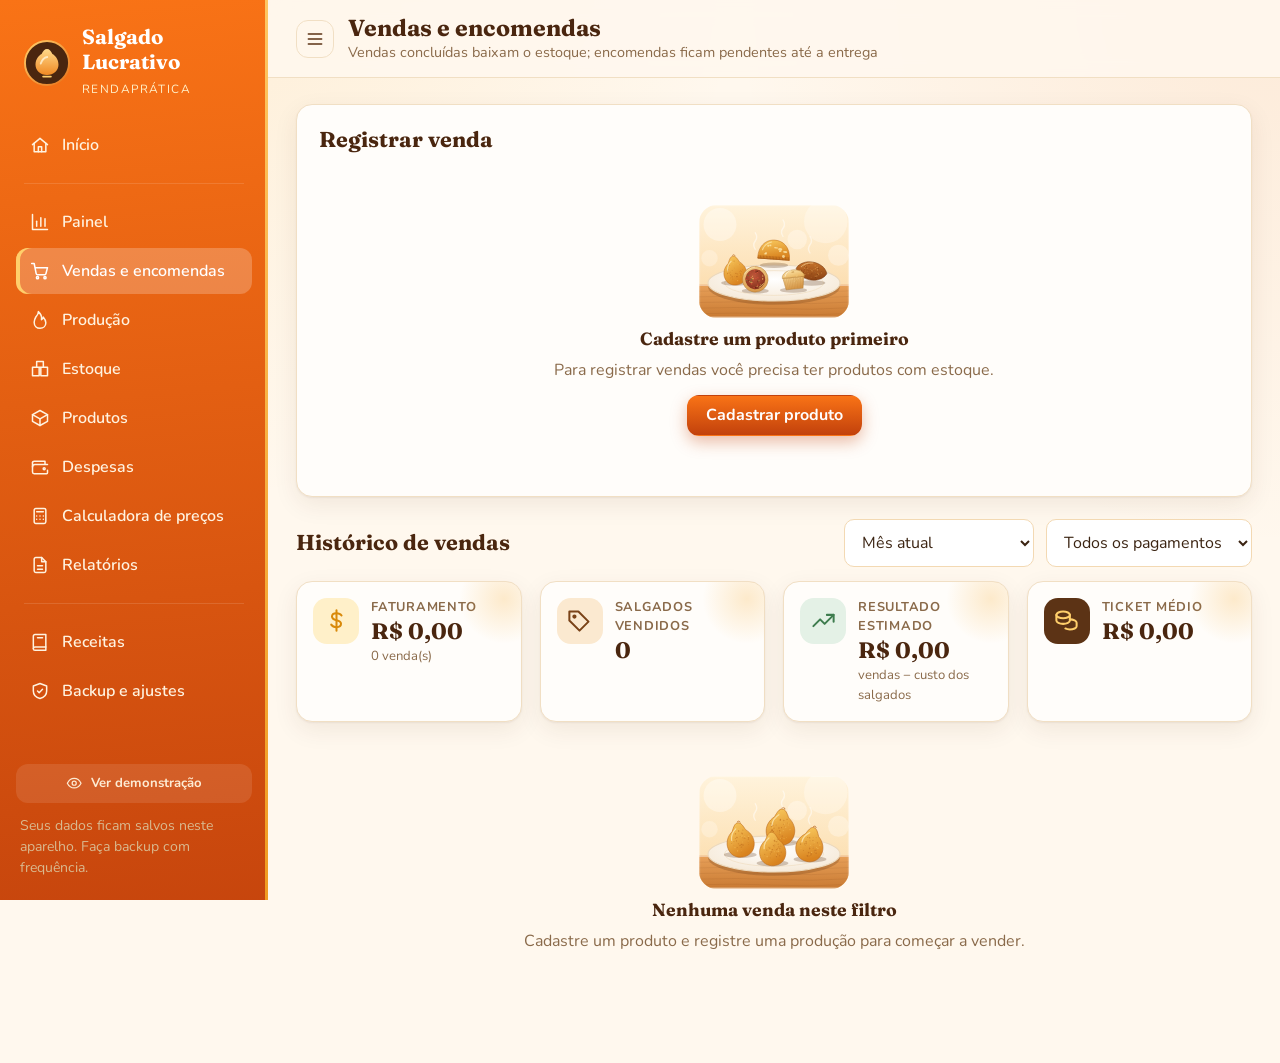
<file: vendas.html>
<!DOCTYPE html>
<html lang="pt-BR">
<head>
<meta charset="utf-8">
<meta name="viewport" content="width=device-width, initial-scale=1, viewport-fit=cover">
<title>Vendas — Salgado Lucrativo</title>
<meta name="theme-color" content="#c2410c">
<link rel="stylesheet" href="css/style.css">
</head>
<body data-page="vendas" data-title="Vendas e encomendas" data-sub="Vendas concluídas baixam o estoque; encomendas ficam pendentes até a entrega">
<main id="content" class="content">
  <section class="card" id="form-card">
    <div class="card-head"><h2 id="form-title">Registrar venda</h2><span class="pill" id="edit-pill" hidden>Editando</span></div>
    <div id="no-products" hidden></div>
    <form id="form" novalidate>
      <div class="form-grid">
        <div class="field" id="status-row"><span class="label">Tipo de registro</span>
          <div class="segmented" role="group" aria-label="Tipo" id="status"><button type="button" data-s="concluida" class="on">Venda concluída</button><button type="button" data-s="encomenda">Encomenda (a entregar)</button></div>
          <small class="hint" id="status-hint"></small></div>
        <div class="field c6"><label for="f-product">Produto vendido</label><select id="f-product" name="productId"></select><small class="err" data-err="productId"></small><small class="hint" id="stock-now"></small></div>
        <div class="field c3 keep"><label for="f-qty">Quantidade</label><input type="text" inputmode="numeric" id="f-qty" name="qty" placeholder="Ex.: 10" autocomplete="off"><small class="err" data-err="qty"></small></div>
        <div class="field c3 keep"><label for="f-price">Valor unitário</label><input type="text" inputmode="decimal" id="f-price" name="unitPrice" placeholder="0,00" autocomplete="off"><small class="err" data-err="unitPrice"></small></div>
        <div class="field c4 keep"><label for="f-date" id="date-label">Data da venda</label><input type="date" id="f-date" name="date"><small class="err" data-err="date"></small></div>
        <div class="field c4 keep" id="pay-field"><label for="f-payment">Forma de pagamento</label><select id="f-payment" name="payment"></select><small class="err" data-err="payment"></small></div>
        <div class="field c4 keep" id="deliv-field" hidden><label for="f-deliv">Data de entrega</label><input type="date" id="f-deliv" name="deliveryDate"><small class="err" data-err="deliveryDate"></small></div>
        <div class="field c4" id="kind-field"><label for="f-kind">Sai do estoque</label><select id="f-kind" name="stockKind"><option value="ready">Pronto</option><option value="frozen">Congelado</option></select></div>
        <div class="field c6"><label for="f-customer">Cliente <span class="opt">(opcional)</span></label><input type="text" id="f-customer" name="customer" maxlength="80" placeholder="Ex.: Dona Marta" autocomplete="off"><small class="err" data-err="customer"></small></div>
        <div class="field c6"><label for="f-notes">Observações <span class="opt">(opcional)</span></label><input type="text" id="f-notes" name="notes" maxlength="200" placeholder="Ex.: festa de aniversário, retirar às 15h" autocomplete="off"><small class="err" data-err="notes"></small></div>
        <div class="liveline" id="live"></div>
      </div>
      <div class="form-actions" style="margin-top:16px"><button class="btn primary" type="submit" id="btn-save"></button><button class="btn ghost" type="button" id="btn-cancel" hidden>Cancelar edição</button></div>
    </form>
  </section>

  <section class="section" id="orders-sec" hidden>
    <div class="card-head"><h2>Encomendas pendentes</h2><span class="muted small">Não descontam estoque nem entram no faturamento até serem concluídas.</span></div>
    <div id="orders"></div>
  </section>

  <section class="section">
    <div class="card-head"><h2>Histórico de vendas</h2>
      <div class="row"><div class="field" style="min-width:190px"><label class="sr-only" for="flt">Período</label><select id="flt"></select></div>
      <div class="field" style="min-width:170px"><label class="sr-only" for="flt-pay">Pagamento</label><select id="flt-pay"></select></div></div></div>
    <div id="summary" class="grid g4" style="margin-bottom:16px"></div>
    <div id="list"></div>
  </section>

  <dialog id="dlg-complete" data-modal aria-labelledby="dc-title">
    <div class="dlg-head"><h2 id="dc-title">Concluir encomenda</h2><button class="btn ghost icon-only" type="button" data-close aria-label="Fechar"></button></div>
    <form id="form-complete" class="dlg-body" novalidate>
      <p class="muted" id="dc-info"></p>
      <div class="form-grid">
        <div class="field c4 keep"><label for="c-date">Data da venda</label><input type="date" id="c-date" name="date"><small class="err" data-err="date"></small></div>
        <div class="field c4 keep"><label for="c-pay">Forma de pagamento</label><select id="c-pay" name="payment"></select><small class="err" data-err="payment"></small></div>
        <div class="field c4"><label for="c-kind">Sai do estoque</label><select id="c-kind" name="stockKind"><option value="ready">Pronto</option><option value="frozen">Congelado</option></select></div>
      </div>
      <div class="form-actions" style="margin-top:16px"><button class="btn primary" type="submit" id="dc-save">Concluir e baixar estoque</button><button class="btn ghost" type="button" data-close>Cancelar</button></div>
    </form>
  </dialog>
</main>
<script src="js/calc.js"></script>
<script src="js/database.js"></script>
<script src="js/art.js"></script>
<script src="js/auth.js"></script>
<script src="js/app.js"></script>
<script src="js/vendas.js"></script>
</body>
</html>
</file>
<file: css/style.css>
/* Salgado Lucrativo (RendaPrática) — tema laranja, creme, amarelo suave e marrom */
@font-face { font-family: 'Fraunces'; font-weight: 600; font-display: swap; src: url('../fonts/fraunces-latin-600-normal.woff2') format('woff2'); }
@font-face { font-family: 'Fraunces'; font-weight: 700; font-display: swap; src: url('../fonts/fraunces-latin-700-normal.woff2') format('woff2'); }
@font-face { font-family: 'Nunito'; font-weight: 400; font-display: swap; src: url('../fonts/nunito-latin-400-normal.woff2') format('woff2'); }
@font-face { font-family: 'Nunito'; font-weight: 600; font-display: swap; src: url('../fonts/nunito-latin-600-normal.woff2') format('woff2'); }
@font-face { font-family: 'Nunito'; font-weight: 700; font-display: swap; src: url('../fonts/nunito-latin-700-normal.woff2') format('woff2'); }
@font-face { font-family: 'Nunito'; font-weight: 800; font-display: swap; src: url('../fonts/nunito-latin-800-normal.woff2') format('woff2'); }

:root {
  --brown-950: #2a1408; --brown-900: #3a1d0c; --brown-800: #4a260f; --brown-700: #5c3315; --brown-600: #7a4318; --brown-500: #8f5a2c;
  --orange: #ea580c; --orange-600: #c2410c; --orange-400: #f97316; --orange-100: #ffedd5; --sun: #f5a524; --sun-600: #d98a0b; --sun-300: #ffcf6b; --sun-100: #fff0c9;
  --cream: #fff8ee; --beige: #fbe9d0; --beige-2: #f3d9b3; --paper: #fffdfa; --line: #f1dfc4;
  --text: #3b2412; --muted: #8a6a4a; --ok: #3f7d4f; --ok-bg: #e4f1e6; --warn: #b7791f; --warn-bg: #fbefd2; --bad: #b3372f; --bad-bg: #f9e0dc;
  --radius: 16px; --radius-sm: 10px;
  --shadow: 0 1px 2px rgba(74, 38, 15, .06), 0 8px 24px rgba(74, 38, 15, .08);
  --shadow-lg: 0 10px 40px rgba(58, 29, 12, .22);
  --sidebar-w: 268px;
  --font-body: 'Nunito', system-ui, -apple-system, 'Segoe UI', Roboto, sans-serif;
  --font-title: 'Fraunces', Georgia, 'Times New Roman', serif;
}
* { box-sizing: border-box; }
[hidden] { display: none !important; }
html { -webkit-text-size-adjust: 100%; }
body { margin: 0; font-family: var(--font-body); color: var(--text); background: var(--cream); line-height: 1.5; font-size: 16px;
  background-image: radial-gradient(circle at 12% -10%, rgba(245, 165, 36, .13), transparent 40%), radial-gradient(circle at 100% 0%, rgba(232, 115, 26, .10), transparent 35%); background-attachment: fixed; }
h1, h2, h3 { font-family: var(--font-title); color: var(--brown-800); line-height: 1.2; margin: 0 0 .5em; }
h1 { font-size: 1.9rem; } h2 { font-size: 1.35rem; } h3 { font-size: 1.1rem; }
p { margin: 0 0 .8em; } a { color: var(--orange-600); }
img, svg { max-width: 100%; }
button, input, select, textarea { font: inherit; color: inherit; }
.sr-only { position: absolute; width: 1px; height: 1px; overflow: hidden; clip: rect(0 0 0 0); white-space: nowrap; }
.icon { width: 1.25em; height: 1.25em; fill: none; stroke: currentColor; stroke-width: 1.8; stroke-linecap: round; stroke-linejoin: round; flex: none; vertical-align: -.2em; }

/* ---------- Estrutura ---------- */
.shell { min-height: 100vh; display: flex; }
.sidebar { width: var(--sidebar-w); flex: none; background: linear-gradient(175deg, var(--orange-400), var(--orange-600) 110%); color: #fff7ed; padding: 22px 16px; position: fixed; inset: 0 auto 0 0; display: flex; flex-direction: column; z-index: 60; overflow-y: auto; transition: transform .25s ease; }
.sidebar::after { content: ''; position: absolute; right: 0; top: 0; bottom: 0; width: 3px; background: linear-gradient(var(--sun-300), var(--sun)); opacity: .9; }
.brand { display: flex; align-items: center; gap: 12px; padding: 4px 8px 22px; text-decoration: none; color: inherit; }
.brand-logo { width: 46px; height: 46px; flex: none; }
.brand-name { font-family: var(--font-title); font-weight: 700; font-size: 1.28rem; color: #fff; line-height: 1.1; }
.brand-tag { font-size: .74rem; letter-spacing: .12em; text-transform: uppercase; color: #fff0c9; }
.nav { display: flex; flex-direction: column; gap: 3px; }
.nav a { display: flex; align-items: center; gap: 12px; padding: 11px 14px; border-radius: 12px; color: #fff3e0; text-decoration: none; font-weight: 600; transition: background .15s, color .15s; }
.nav a:hover { background: rgba(255, 255, 255, .16); color: #fff; }
.nav a.active { background: rgba(255, 255, 255, .22); color: #fff; box-shadow: inset 4px 0 0 var(--sun-300); }
.nav-sep { height: 1px; background: rgba(255, 255, 255, .12); margin: 12px 8px; }
.side-foot { margin-top: auto; padding-top: 18px; font-size: .82rem; color: #d9b98f; }
.side-foot .btn { width: 100%; justify-content: center; }
.main-col { margin-left: var(--sidebar-w); flex: 1; min-width: 0; display: flex; flex-direction: column; }
.topbar { position: sticky; top: 0; z-index: 40; display: flex; align-items: center; gap: 14px; padding: 14px 28px; background: rgba(255, 248, 238, .88); backdrop-filter: blur(10px); border-bottom: 1px solid var(--line); }
.topbar h1 { font-size: 1.45rem; margin: 0; }
.topbar .sub { color: var(--muted); font-size: .9rem; margin: 0; }
.topbar .grow { flex: 1; min-width: 0; }
.menu-btn { display: none; }
.content { padding: 26px 28px 60px; max-width: 1280px; width: 100%; margin: 0 auto; }
.bottomnav { display: none; }
.backdrop { display: none; }

.demo-banner { background: linear-gradient(90deg, var(--sun-100), #fff1d2); border-bottom: 1px solid var(--sun-300); color: var(--brown-700); padding: 10px 28px; display: flex; gap: 12px; align-items: center; flex-wrap: wrap; font-size: .92rem; }
.demo-banner strong { color: var(--brown-800); }
.demo-banner .btn { padding: 6px 12px; font-size: .85rem; }
.pill { display: inline-flex; align-items: center; gap: 6px; padding: 3px 11px; border-radius: 999px; background: var(--beige); color: var(--brown-600); font-size: .78rem; font-weight: 700; }
.pill.gold { background: var(--sun-100); color: var(--sun-600); } .pill.ok { background: var(--ok-bg); color: var(--ok); } .pill.warn { background: var(--warn-bg); color: var(--warn); } .pill.bad { background: var(--bad-bg); color: var(--bad); }

/* ---------- Componentes ---------- */
.card { background: var(--paper); border: 1px solid var(--line); border-radius: var(--radius); box-shadow: var(--shadow); padding: 22px; }
.card + .card, .section + .section { margin-top: 22px; }
.grid > .card, .grid > .card + .card, .grid > .section, .grid > .section + .section { margin-top: 0; }
.card-head { display: flex; align-items: center; justify-content: space-between; gap: 12px; flex-wrap: wrap; margin-bottom: 14px; }
.card-head h2, .card-head h3 { margin: 0; }
.muted { color: var(--muted); } .small { font-size: .88rem; } .right { text-align: right; } .center { text-align: center; }
.grid { display: grid; gap: 18px; }
.g2 { grid-template-columns: repeat(2, minmax(0, 1fr)); } .g3 { grid-template-columns: repeat(3, minmax(0, 1fr)); } .g4 { grid-template-columns: repeat(4, minmax(0, 1fr)); }
.row { display: flex; gap: 12px; align-items: center; flex-wrap: wrap; }
.row.between { justify-content: space-between; }
.split-a { grid-template-columns: minmax(0, 1.7fr) minmax(0, 1fr); } .split-b { grid-template-columns: minmax(0, 1fr) minmax(0, 1.1fr); align-items: start; }
.section { margin-top: 24px; }
.page-intro { margin-bottom: 22px; color: var(--muted); max-width: 70ch; }

.btn { display: inline-flex; align-items: center; gap: 8px; border: 1px solid transparent; border-radius: 12px; padding: 10px 18px; font-weight: 700; cursor: pointer; background: var(--beige); color: var(--brown-700); text-decoration: none; transition: transform .1s, box-shadow .15s, background .15s; line-height: 1.2; }
.btn:hover { background: var(--beige-2); } .btn:active { transform: translateY(1px); }
.btn:focus-visible, input:focus-visible, select:focus-visible, textarea:focus-visible, a:focus-visible, summary:focus-visible { outline: 3px solid var(--sun); outline-offset: 2px; }
.btn.primary { background: linear-gradient(180deg, var(--orange-400), var(--orange-600)); color: #fff; box-shadow: 0 6px 16px rgba(194, 65, 12, .35); }
.btn.primary:hover { background: linear-gradient(180deg, #fb8a3c, var(--orange)); }
.btn.gold { background: linear-gradient(180deg, var(--sun-300), var(--sun)); color: var(--brown-900); box-shadow: 0 6px 16px rgba(176, 138, 52, .35); }
.btn.gold:hover { background: linear-gradient(180deg, #ffd98a, var(--sun-600)); }
.btn.danger { background: var(--bad-bg); color: var(--bad); } .btn.danger:hover { background: #f3c9c3; }
.btn.danger.solid { background: var(--bad); color: #fff; } .btn.danger.solid:hover { background: #962d27; }
.btn.ghost { background: transparent; border-color: var(--line); } .btn.ghost:hover { background: var(--beige); }
.btn.sm { padding: 6px 12px; font-size: .86rem; border-radius: 10px; }
.btn.icon-only { padding: 8px; } .btn:disabled { opacity: .55; cursor: not-allowed; }

.field { display: flex; flex-direction: column; gap: 5px; min-width: 0; }
.field label, .label { font-weight: 700; font-size: .9rem; color: var(--brown-700); }
.field label .opt { font-weight: 400; color: var(--muted); }
input[type=text], input[type=date], input[type=number], input[type=month], select, textarea { width: 100%; border: 1.5px solid var(--beige-2); background: #fff; border-radius: var(--radius-sm); padding: 11px 13px; min-height: 46px; transition: border-color .15s, box-shadow .15s; }
textarea { min-height: 96px; resize: vertical; }
input:focus, select:focus, textarea:focus { border-color: var(--sun); box-shadow: 0 0 0 3px rgba(245, 165, 36, .25); outline: none; }
.field.invalid input, .field.invalid select, .field.invalid textarea { border-color: var(--bad); background: #fffafa; }
.err { color: var(--bad); font-size: .83rem; min-height: 0; } .err:empty { display: none; }
.hint { color: var(--muted); font-size: .83rem; }
.form-grid { display: grid; gap: 16px; grid-template-columns: repeat(12, minmax(0, 1fr)); }
.form-grid > * { grid-column: span 12; }
.c3 { grid-column: span 3 !important; } .c4 { grid-column: span 4 !important; } .c5 { grid-column: span 5 !important; } .c6 { grid-column: span 6 !important; } .c8 { grid-column: span 8 !important; }
.form-actions { display: flex; gap: 10px; flex-wrap: wrap; margin-top: 6px; }
.check { display: flex; gap: 10px; align-items: flex-start; font-size: .94rem; } .check input { width: 20px; height: 20px; margin-top: 2px; accent-color: var(--brown-600); }
.segmented { display: inline-flex; background: var(--beige); border-radius: 12px; padding: 4px; gap: 2px; flex-wrap: wrap; }
.segmented button { border: 0; background: transparent; padding: 8px 16px; border-radius: 9px; font-weight: 700; cursor: pointer; color: var(--brown-600); }
.segmented button.on { background: #fff; color: var(--brown-800); box-shadow: 0 1px 4px rgba(74, 38, 15, .18); }
.liveline { display: flex; gap: 22px; flex-wrap: wrap; background: var(--cream); border: 1px dashed var(--sun); border-radius: 12px; padding: 12px 16px; }
.liveline b { font-size: 1.15rem; color: var(--brown-800); display: block; } .liveline span { font-size: .8rem; color: var(--muted); text-transform: uppercase; letter-spacing: .05em; }
.pos { color: var(--ok) !important; } .neg { color: var(--bad) !important; }

/* Cartões de indicadores */
.stat { position: relative; overflow: hidden; background: var(--paper); border: 1px solid var(--line); border-radius: var(--radius); padding: 18px 18px 16px; box-shadow: var(--shadow); display: flex; gap: 14px; align-items: flex-start; }
.stat::after { content: ''; position: absolute; right: -28px; top: -28px; width: 90px; height: 90px; border-radius: 50%; background: radial-gradient(circle, rgba(245, 165, 36, .22), transparent 70%); }
.stat .ico { width: 46px; height: 46px; border-radius: 14px; display: grid; place-items: center; background: var(--beige); color: var(--brown-600); flex: none; font-size: 1.35rem; }
.stat.gold .ico { background: var(--sun-100); color: var(--sun-600); } .stat.green .ico { background: var(--ok-bg); color: var(--ok); } .stat.red .ico { background: var(--bad-bg); color: var(--bad); } .stat.dark .ico { background: var(--brown-700); color: var(--sun-300); }
.stat .k { font-size: .8rem; text-transform: uppercase; letter-spacing: .06em; color: var(--muted); font-weight: 700; }
.stat .v { font-family: var(--font-title); font-size: 1.65rem; font-weight: 700; color: var(--brown-800); line-height: 1.15; margin-top: 2px; word-break: break-word; }
.stat .n { font-size: .82rem; color: var(--muted); margin-top: 2px; }
.stat.feature { background: linear-gradient(135deg, var(--orange-400), var(--orange-600)); border: 0; color: #fdebd3; }
.stat.feature .k, .stat.feature .n { color: #fff0c9; } .stat.feature .v { color: #fff; } .stat.feature .ico { background: rgba(255, 255, 255, .14); color: var(--sun-300); }
.stat > div:last-child { min-width: 0; flex: 1; }
.g4 .stat { gap: 12px; padding: 16px; } .g4 .stat .v { font-size: 1.4rem; }

/* Tabelas (viram cartões no celular) */
.table-wrap { overflow-x: auto; border: 1px solid var(--line); border-radius: var(--radius-sm); background: #fff; }
table { width: 100%; border-collapse: collapse; font-size: .94rem; }
th { text-align: left; background: var(--beige); color: var(--brown-700); font-size: .78rem; text-transform: uppercase; letter-spacing: .06em; padding: 11px 14px; white-space: nowrap; }
td { padding: 12px 14px; border-top: 1px solid var(--line); vertical-align: middle; }
tbody tr:hover { background: #fffaf2; }
td.num, th.num { text-align: right; white-space: nowrap; font-variant-numeric: tabular-nums; }
td.actions { white-space: nowrap; text-align: right; }
tfoot td { font-weight: 800; background: var(--cream); }
.empty { text-align: center; padding: 38px 18px; color: var(--muted); }
.empty svg.art { width: 150px; margin: 0 auto 10px; display: block; border-radius: 18px; }

/* Produtos / receitas: grade de cartões com imagem */
.cards-grid { display: grid; gap: 20px; grid-template-columns: repeat(auto-fill, minmax(250px, 1fr)); }
.tile { background: var(--paper); border: 1px solid var(--line); border-radius: var(--radius); box-shadow: var(--shadow); overflow: hidden; display: flex; flex-direction: column; transition: transform .18s, box-shadow .18s; }
.tile:hover { transform: translateY(-3px); box-shadow: 0 14px 34px rgba(74, 38, 15, .16); }
.tile .thumb { aspect-ratio: 4 / 3; background: var(--beige); position: relative; overflow: hidden; }
.tile .thumb > img, .tile .thumb > svg { width: 100%; height: 100%; object-fit: cover; display: block; }
.tile .thumb .badge { position: absolute; top: 10px; left: 10px; }
.tile .thumb .badge.r { left: auto; right: 10px; }
.tile .body { padding: 14px 16px 16px; display: flex; flex-direction: column; gap: 8px; flex: 1; }
.tile h3 { margin: 0; font-size: 1.08rem; }
.tile .meta { display: flex; justify-content: space-between; gap: 8px; font-size: .88rem; color: var(--muted); }
.tile .price { font-family: var(--font-title); font-weight: 700; color: var(--brown-800); font-size: 1.25rem; }
.tile .foot { margin-top: auto; display: flex; gap: 8px; padding-top: 6px; }
.tile .foot .btn { flex: 1; justify-content: center; }
button.tile { text-align: left; padding: 0; cursor: pointer; font: inherit; color: inherit; }

.chips { display: flex; gap: 8px; flex-wrap: wrap; }
.chip { border: 1.5px solid var(--beige-2); background: #fff; color: var(--brown-600); padding: 7px 15px; border-radius: 999px; font-weight: 700; font-size: .88rem; cursor: pointer; }
.chip:hover { border-color: var(--sun); } .chip.on { background: var(--orange); border-color: var(--orange); color: #fff; }
.toolbar { display: flex; gap: 12px; align-items: center; flex-wrap: wrap; margin-bottom: 18px; }
.toolbar .search { position: relative; flex: 1; min-width: 200px; max-width: 380px; }
.toolbar .search input { padding-left: 40px; } .toolbar .search .icon { position: absolute; left: 13px; top: 50%; transform: translateY(-50%); color: var(--muted); }

.chart-box { position: relative; height: 320px; } .chart-box.sm { height: 260px; }
.bars { display: flex; flex-direction: column; gap: 10px; }
.bar-row { display: grid; grid-template-columns: minmax(90px, 150px) minmax(0, 1fr) auto; gap: 10px; align-items: center; font-size: .9rem; }
.bar-row > span { min-width: 0; overflow-wrap: anywhere; } .bar-row > b { white-space: nowrap; }
.bar-track { background: var(--beige); height: 12px; border-radius: 99px; overflow: hidden; } .bar-fill { height: 100%; border-radius: 99px; background: linear-gradient(90deg, var(--orange), var(--sun)); }
.rank { width: 26px; height: 26px; border-radius: 50%; background: var(--sun-100); color: var(--sun-600); display: inline-grid; place-items: center; font-weight: 800; font-size: .8rem; margin-right: 8px; }

/* Diálogos e avisos */
dialog { border: 0; border-radius: 20px; padding: 0; width: min(680px, calc(100vw - 24px)); max-height: calc(100vh - 24px); box-shadow: var(--shadow-lg); background: var(--paper); color: var(--text); }
dialog.wide { width: min(860px, calc(100vw - 24px)); }
dialog::backdrop { background: rgba(42, 20, 8, .6); backdrop-filter: blur(3px); }
.dlg-head { display: flex; align-items: center; justify-content: space-between; gap: 12px; padding: 18px 24px; border-bottom: 1px solid var(--line); background: var(--cream); position: sticky; top: 0; z-index: 2; }
.dlg-head h2 { margin: 0; } .dlg-body { padding: 22px 24px 26px; }
dialog.confirm { width: min(440px, calc(100vw - 24px)); } dialog.confirm .dlg-body { text-align: center; } dialog.confirm .form-actions { justify-content: center; }
.confirm-ico { width: 56px; height: 56px; border-radius: 50%; display: grid; place-items: center; margin: 0 auto 12px; background: var(--bad-bg); color: var(--bad); font-size: 1.7rem; }
.confirm-ico.neutral { background: var(--sun-100); color: var(--sun-600); }
.toasts { position: fixed; right: 18px; bottom: 18px; z-index: 200; display: flex; flex-direction: column; gap: 10px; max-width: min(380px, calc(100vw - 36px)); }
.toast { display: flex; gap: 10px; align-items: flex-start; background: var(--brown-800); color: #fff; padding: 13px 16px; border-radius: 14px; box-shadow: var(--shadow-lg); animation: toast-in .25s ease; border-left: 5px solid var(--sun); font-weight: 600; }
.toast.ok { border-left-color: #6cc283; } .toast.err { border-left-color: #f08a80; } .toast .icon { margin-top: 2px; }
@keyframes toast-in { from { opacity: 0; transform: translateY(12px); } to { opacity: 1; transform: none; } }
.alert { display: flex; gap: 12px; padding: 14px 16px; border-radius: 12px; background: var(--warn-bg); color: #6e4308; border: 1px solid #fbd9a0; align-items: flex-start; }
.alert.bad { background: var(--bad-bg); color: #7a231d; border-color: #ecb7b0; } .alert.ok { background: var(--ok-bg); color: #25552f; border-color: #bcdcc2; } .alert .icon { margin-top: 3px; }
details.help { background: var(--cream); border: 1px solid var(--line); border-radius: 12px; padding: 10px 16px; margin-bottom: 18px; } details.help summary { cursor: pointer; font-weight: 700; color: var(--brown-700); } details.help p { margin: 10px 0 0; color: var(--muted); font-size: .92rem; }
.photo-pick { display: flex; gap: 14px; align-items: center; flex-wrap: wrap; } .photo-pick .preview { width: 110px; height: 82px; border-radius: 12px; overflow: hidden; background: var(--beige); border: 1px dashed var(--beige-2); display: grid; place-items: center; color: var(--muted); font-size: .8rem; text-align: center; } .photo-pick .preview img { width: 100%; height: 100%; object-fit: cover; }
.loading { display: grid; place-items: center; min-height: 40vh; color: var(--muted); } .spinner { width: 34px; height: 34px; border: 4px solid var(--beige-2); border-top-color: var(--sun); border-radius: 50%; animation: spin 1s linear infinite; margin: 0 auto 10px; } @keyframes spin { to { transform: rotate(360deg); } }

/* Receita aberta */
.recipe-hero { aspect-ratio: 16 / 7; border-radius: 16px; overflow: hidden; margin-bottom: 18px; background: var(--beige); } .recipe-hero > * { width: 100%; height: 100%; object-fit: cover; display: block; }
.facts { display: grid; grid-template-columns: repeat(auto-fit, minmax(150px, 1fr)); gap: 12px; margin-bottom: 18px; }
.fact { background: var(--cream); border: 1px solid var(--line); border-radius: 12px; padding: 10px 14px; } .fact span { display: block; font-size: .75rem; text-transform: uppercase; letter-spacing: .06em; color: var(--muted); font-weight: 700; } .fact b { font-family: var(--font-title); font-size: 1.1rem; color: var(--brown-800); }
.recipe-cols { display: grid; grid-template-columns: 1fr 1.4fr; gap: 24px; } ul.ingredients { padding-left: 0; list-style: none; margin: 0; } ul.ingredients li { padding: 8px 0 8px 28px; border-bottom: 1px dashed var(--line); position: relative; } ul.ingredients li::before { content: ''; position: absolute; left: 6px; top: 15px; width: 10px; height: 10px; border-radius: 50%; background: var(--sun); } ol.steps { padding-left: 22px; margin: 0; } ol.steps li { padding: 6px 0; } ol.steps li::marker { color: var(--sun-600); font-weight: 800; }
.slots { display: grid; grid-template-columns: repeat(auto-fit, minmax(18px, 1fr)); gap: 4px; max-width: 520px; margin-top: 10px; } .slots i { height: 10px; border-radius: 3px; background: var(--beige-2); } .slots i.on { background: linear-gradient(90deg, var(--orange), var(--sun)); }

/* Início (landing) */
.hero { display: grid; grid-template-columns: 1.1fr .9fr; gap: 30px; align-items: center; background: linear-gradient(135deg, var(--orange-400), var(--orange-600)); border-radius: 26px; padding: 40px; color: #fff7ed; position: relative; overflow: hidden; box-shadow: var(--shadow-lg); }
.hero::before { content: ''; position: absolute; width: 380px; height: 380px; right: -90px; top: -120px; border-radius: 50%; background: radial-gradient(circle, rgba(255, 207, 107, .28), transparent 65%); }
.hero h1 { color: #fff; font-size: 2.6rem; margin-bottom: .3em; } .hero h1 em { color: var(--sun-300); font-style: italic; }
.hero p { font-size: 1.08rem; color: #fff3e0; max-width: 46ch; } .hero .hero-art { border-radius: 22px; overflow: hidden; box-shadow: 0 18px 50px rgba(0, 0, 0, .35); border: 3px solid rgba(255, 207, 107, .55); transform: rotate(1.5deg); position: relative; } .hero .hero-art svg { display: block; width: 100%; height: auto; }
.steps3 { counter-reset: s; display: grid; grid-template-columns: repeat(3, 1fr); gap: 18px; }
.steps3 > div { counter-increment: s; position: relative; background: var(--paper); border: 1px solid var(--line); border-radius: var(--radius); padding: 22px 20px 20px 20px; box-shadow: var(--shadow); } .steps3 > div::before { content: counter(s); position: absolute; top: -14px; left: 18px; width: 34px; height: 34px; border-radius: 50%; background: linear-gradient(var(--sun-300), var(--sun)); color: var(--brown-900); display: grid; place-items: center; font-family: var(--font-title); font-weight: 700; } .steps3 h3 { margin-top: 6px; }
.shortcut { display: flex; gap: 14px; align-items: center; text-decoration: none; color: inherit; padding: 16px 18px; border-radius: var(--radius); background: var(--paper); border: 1px solid var(--line); box-shadow: var(--shadow); transition: transform .15s, border-color .15s; } .shortcut:hover { transform: translateY(-2px); border-color: var(--sun); } .shortcut .ico { width: 46px; height: 46px; border-radius: 14px; display: grid; place-items: center; background: var(--sun-100); color: var(--sun-600); font-size: 1.35rem; flex: none; } .shortcut b { display: block; color: var(--brown-800); } .shortcut span { font-size: .86rem; color: var(--muted); }

/* ---------- Responsivo ---------- */
@media (max-width: 1100px) { .g4 { grid-template-columns: repeat(2, minmax(0, 1fr)); } .g3 { grid-template-columns: repeat(2, minmax(0, 1fr)); } .hero { grid-template-columns: 1fr; } .hero .hero-art { max-width: 520px; } }
@media (max-width: 900px) {
  .sidebar { transform: translateX(-102%); box-shadow: var(--shadow-lg); } body.nav-open .sidebar { transform: none; }
  body.nav-open .backdrop { display: block; position: fixed; inset: 0; background: rgba(42, 20, 8, .55); z-index: 55; }
  .main-col { margin-left: 0; } .menu-btn { display: inline-flex; } .topbar { padding: 10px 14px; } .topbar h1 { font-size: 1.2rem; } .topbar .sub { display: none; }
  .content { padding: 18px 14px 96px; } .demo-banner { padding: 10px 14px; }
  .bottomnav { display: flex; position: fixed; left: 0; right: 0; bottom: 0; z-index: 50; background: var(--orange-600); padding: 6px 6px calc(6px + env(safe-area-inset-bottom)); box-shadow: 0 -6px 24px rgba(42, 20, 8, .3); border-top: 2px solid var(--sun); }
  .bottomnav a, .bottomnav button { flex: 1; display: flex; flex-direction: column; align-items: center; gap: 2px; padding: 6px 2px; color: #d9b98f; text-decoration: none; font-size: .68rem; font-weight: 700; background: none; border: 0; cursor: pointer; border-radius: 10px; }
  .bottomnav .icon { width: 1.5em; height: 1.5em; } .bottomnav a.active { color: var(--sun-300); background: rgba(255, 255, 255, .08); }
  .g2, .g3, .split-a, .split-b { grid-template-columns: minmax(0, 1fr); } .recipe-cols { grid-template-columns: 1fr; } .steps3 { grid-template-columns: 1fr; gap: 26px; } .hero { padding: 26px 20px; border-radius: 20px; } .hero h1 { font-size: 2rem; }
  .c3, .c4, .c5, .c6, .c8 { grid-column: span 12 !important; } .form-grid .c3.keep, .form-grid .c4.keep, .form-grid .c6.keep { grid-column: span 6 !important; }
  .toasts { left: 14px; right: 14px; bottom: 84px; max-width: none; }
  /* tabelas viram cartões */
  table.stack, table.stack tbody, table.stack tr, table.stack td { display: block; width: 100%; } table.stack thead { display: none; } .table-wrap:has(table.stack) { border: 0; background: transparent; overflow: visible; }
  table.stack tr { background: #fff; border: 1px solid var(--line); border-radius: 14px; margin-bottom: 12px; padding: 8px 4px; box-shadow: var(--shadow); } table.stack td { border: 0; padding: 6px 14px; display: flex; justify-content: space-between; gap: 14px; text-align: right !important; white-space: normal !important; }
  table.stack td::before { content: attr(data-label); font-weight: 700; color: var(--muted); font-size: .8rem; text-transform: uppercase; letter-spacing: .04em; text-align: left; flex: none; }
  table.stack td.actions { justify-content: flex-end; padding-top: 10px; } table.stack td.actions::before { display: none; } table.stack tfoot { display: block; } table.stack tfoot tr { background: var(--cream); } table.stack tfoot td:empty { display: none; }
  dialog, dialog.wide { width: 100vw; max-width: 100vw; max-height: 100vh; height: 100%; border-radius: 0; margin: 0; } .dlg-head { padding: 14px 16px; } .dlg-body { padding: 16px; } dialog.confirm { height: auto; border-radius: 20px; margin: auto; width: calc(100vw - 24px); }
  .chart-box { height: 260px; } .bar-row { grid-template-columns: minmax(70px, 120px) minmax(0, 1fr) auto; gap: 8px; }
  .demo-banner { gap: 8px; font-size: .85rem; } .demo-banner > span { flex-basis: 100%; } .demo-banner .btn { padding: 6px 11px; font-size: .8rem; }
}
@media (max-width: 520px) { .g4 { grid-template-columns: 1fr; } .stat .v { font-size: 1.45rem; } .cards-grid { grid-template-columns: 1fr 1fr; gap: 12px; } .tile .body { padding: 10px 11px 12px; } .tile .foot .btn span { display: none; } .card { padding: 16px; } h1 { font-size: 1.6rem; } }
@media (max-width: 380px) { .cards-grid { grid-template-columns: 1fr; } }
@media print { .sidebar, .topbar, .bottomnav, .demo-banner, .toasts, .btn, .toolbar { display: none !important; } .main-col { margin: 0; } body { background: #fff; } .card, .stat { box-shadow: none; } }
@media (prefers-reduced-motion: reduce) { * { animation: none !important; transition: none !important; } }

/* ---------- Calculadora: linhas de ingrediente ---------- */
.ing-row { display: grid; grid-template-columns: minmax(0, 1.4fr) minmax(0, 1.3fr) minmax(0, 1.3fr) minmax(0, .9fr) minmax(70px, auto) auto; gap: 8px; align-items: center; margin-bottom: 8px; padding-bottom: 8px; border-bottom: 1px dashed var(--line); }
.ing-pair { display: grid; grid-template-columns: minmax(0, 1fr) minmax(0, 1fr); gap: 4px; }
.ing-row input, .ing-row select { min-width: 0; width: 100%; padding: 9px 10px; border: 1px solid var(--line); border-radius: 10px; background: #fff; }
.ing-cost { font-weight: 800; text-align: right; font-size: .9rem; }
.ing-cost.neg { font-size: .72rem; font-weight: 600; text-align: left; }
@media (max-width: 900px) {
  .ing-row { grid-template-columns: 1fr 1fr; }
  .ing-row > input[data-f="name"], .ing-row > .ing-pair { grid-column: 1 / -1; }
  .ing-cost { text-align: right; }
  .ing-row > .btn { grid-column: 1 / -1; justify-self: end; }
}
.alert.warn { background: var(--warn-bg); }

.thumb { position: relative; }
.thumb img.ph, .view-photo img.ph { position: absolute; inset: 0; width: 100%; height: 100%; object-fit: cover; }
.recipe-hero { position: relative; overflow: hidden; }

/* miniaturas de salgados nas listas */
.mini { position: relative; display: inline-block; width: 44px; height: 44px; border-radius: 10px; overflow: hidden; vertical-align: middle; margin-right: 10px; background: var(--beige); flex: none; }
.mini > svg, .mini > img { width: 100%; height: 100%; object-fit: cover; display: block; }
.mini > img.ph { position: absolute; inset: 0; }
</file>
